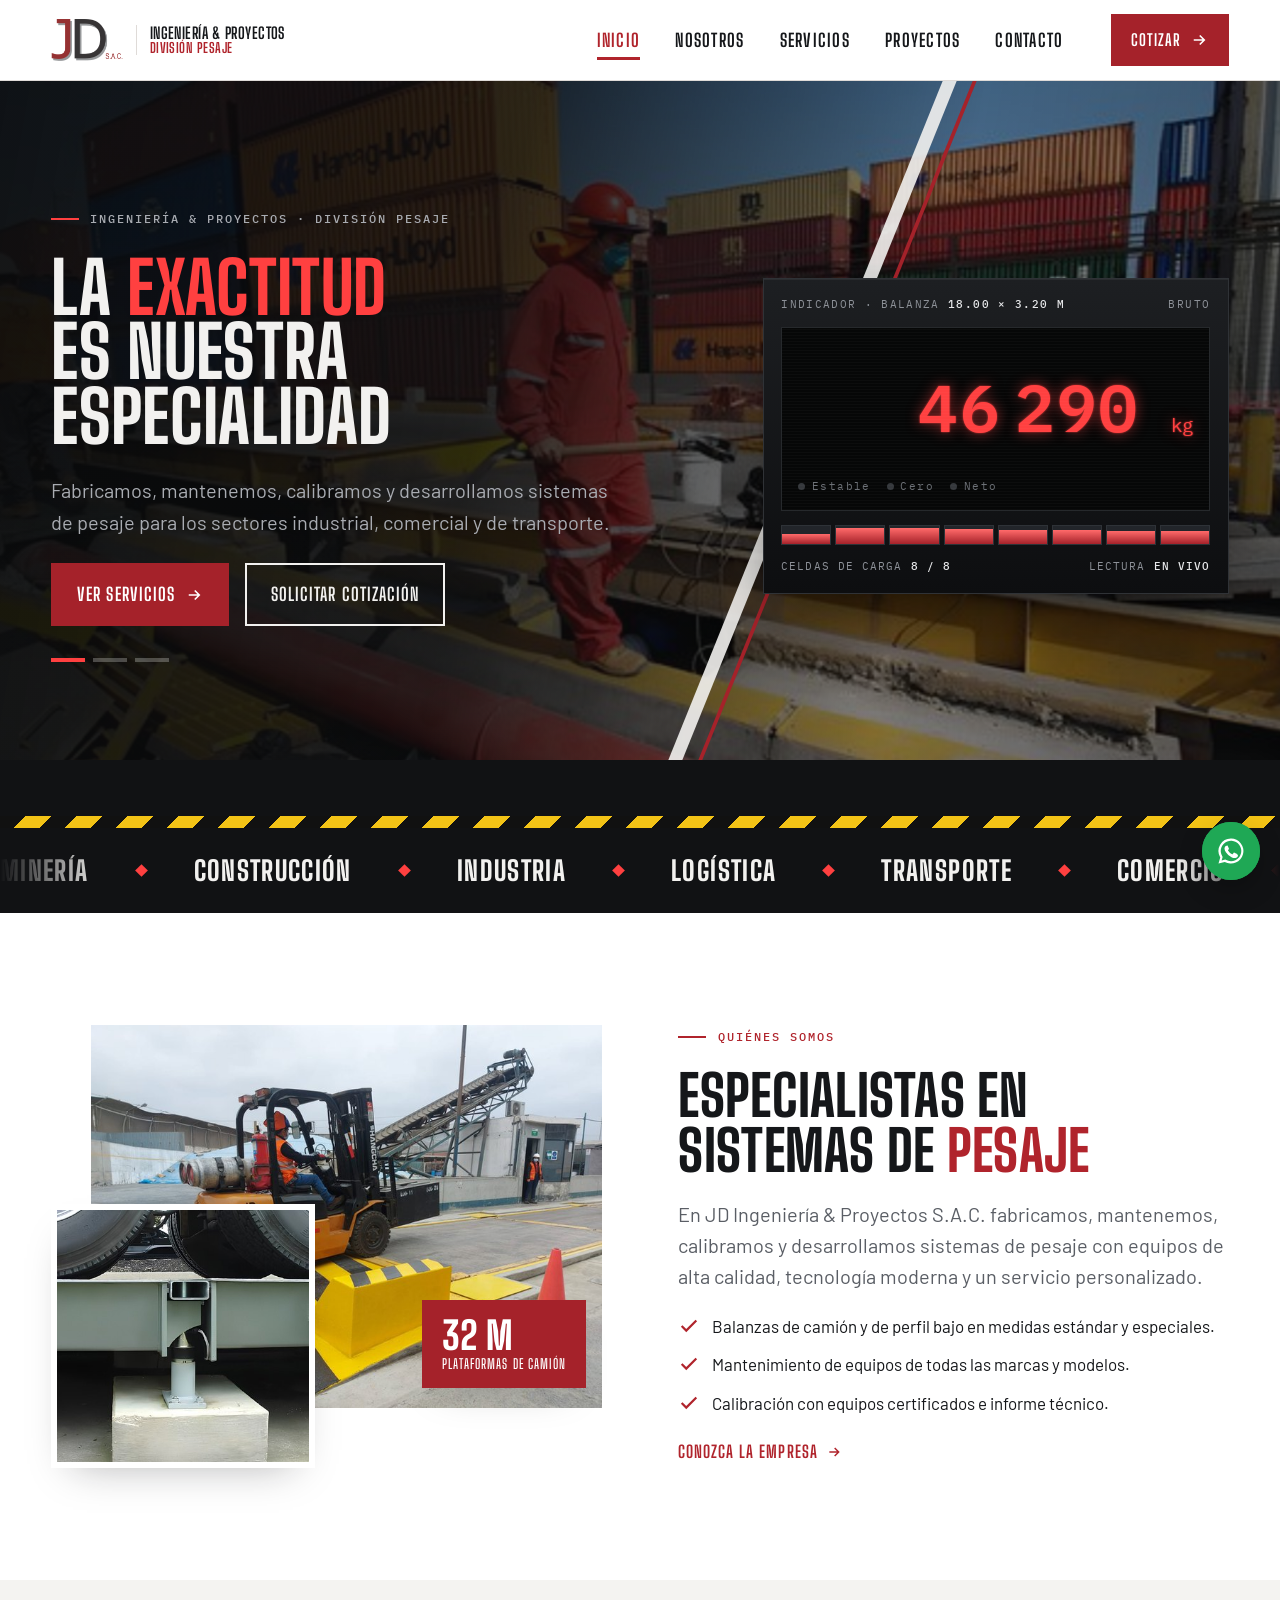
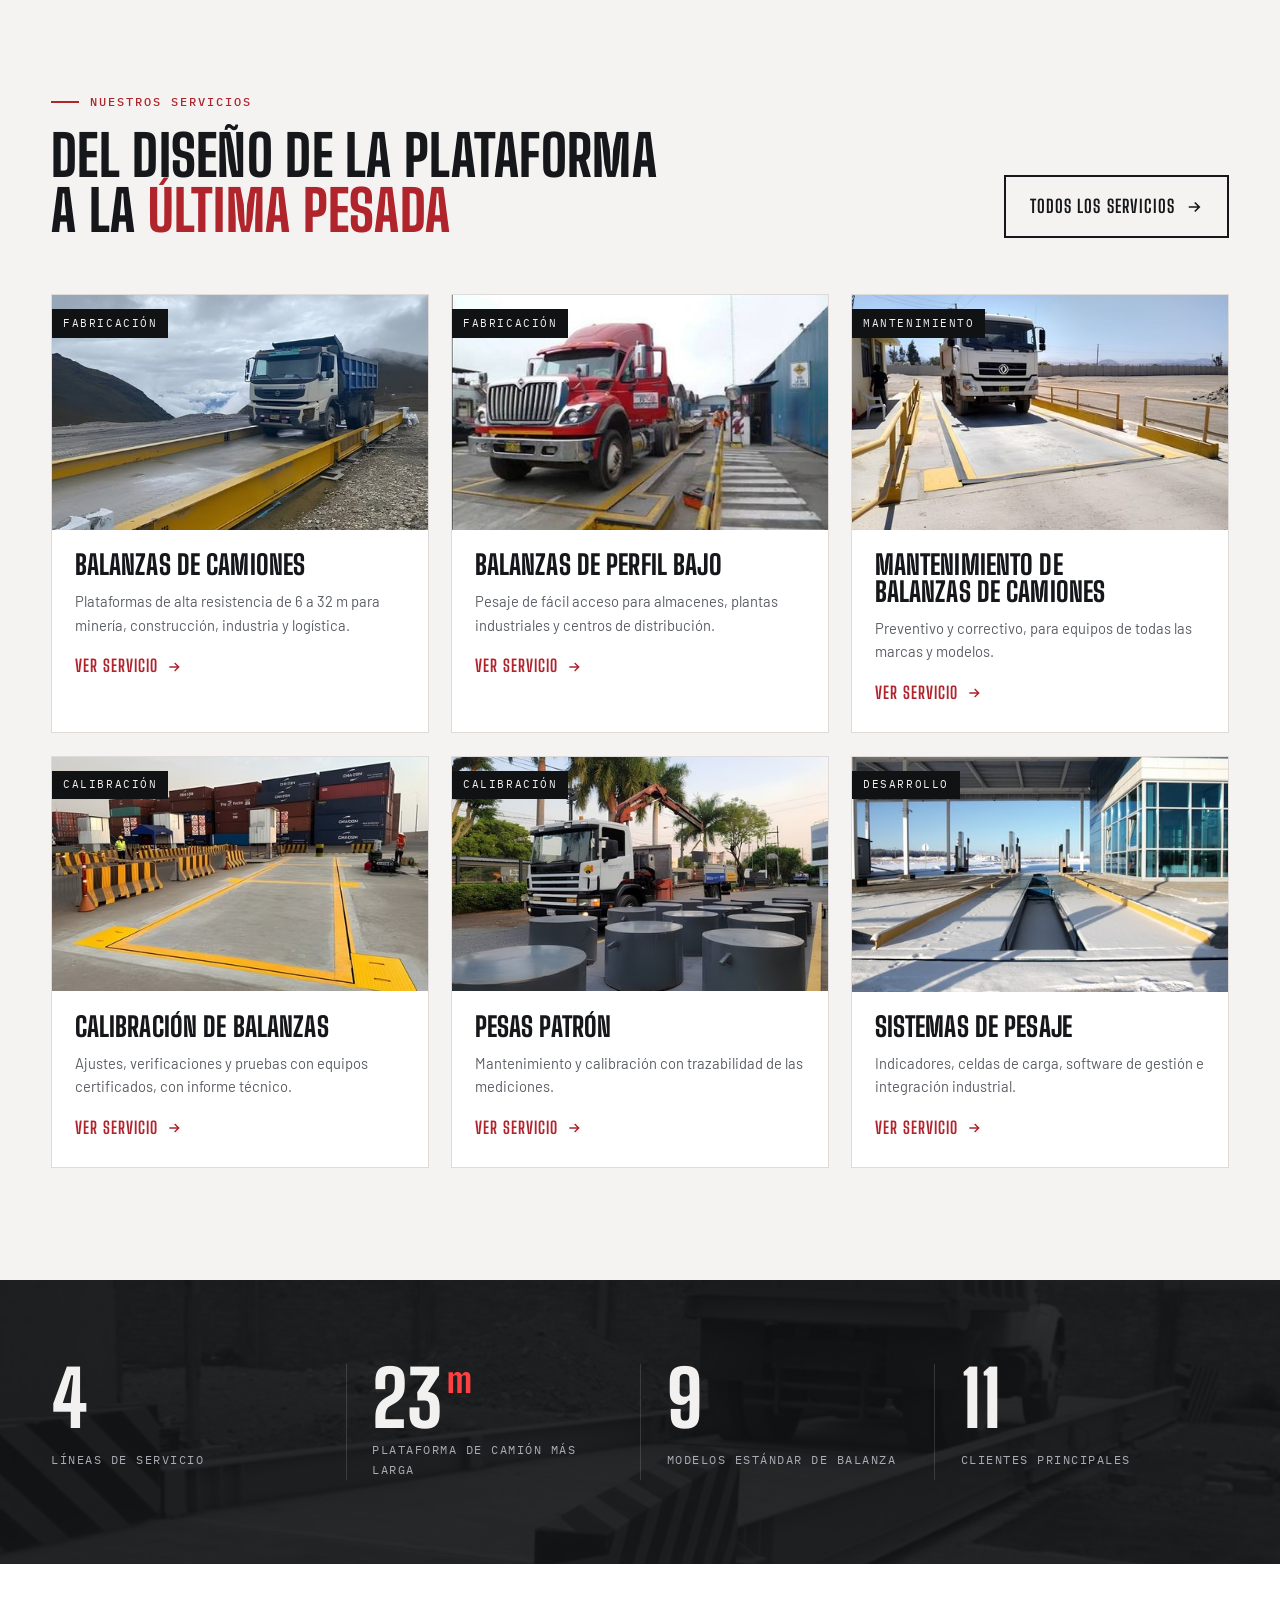
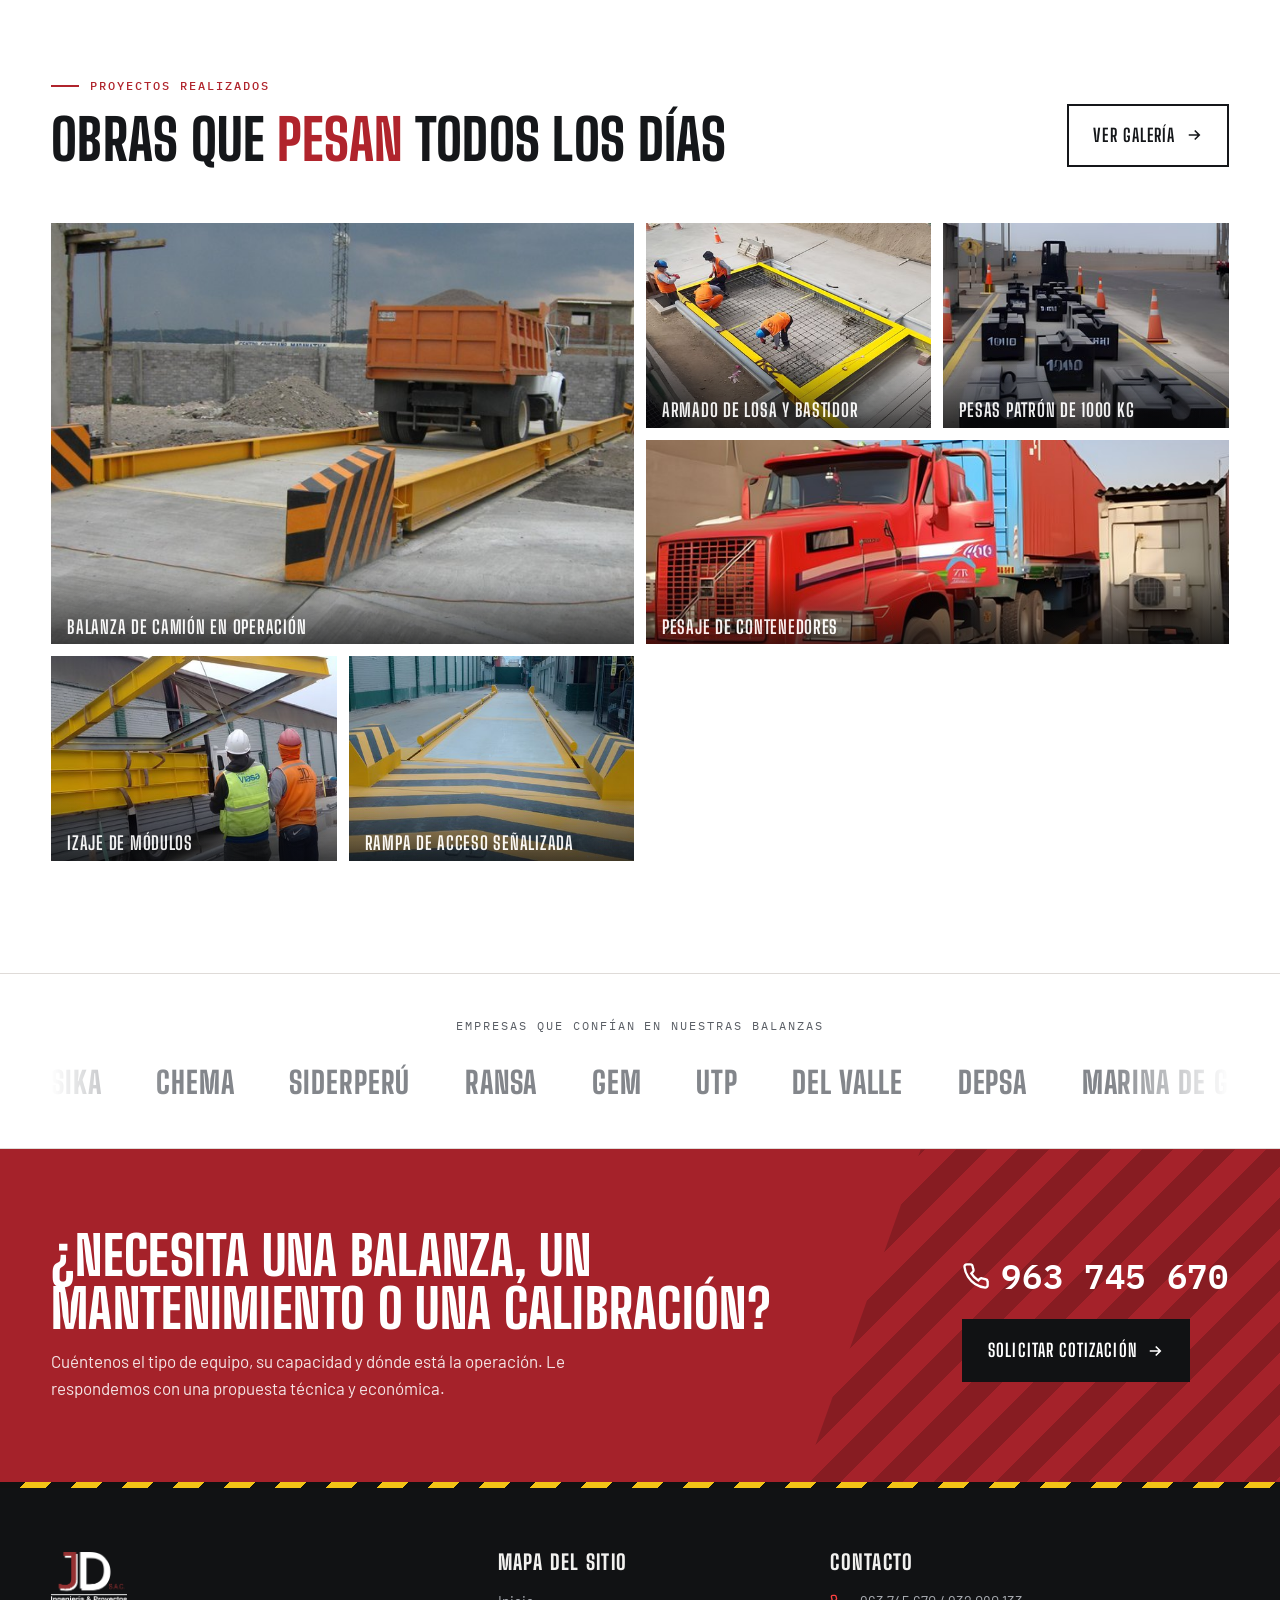
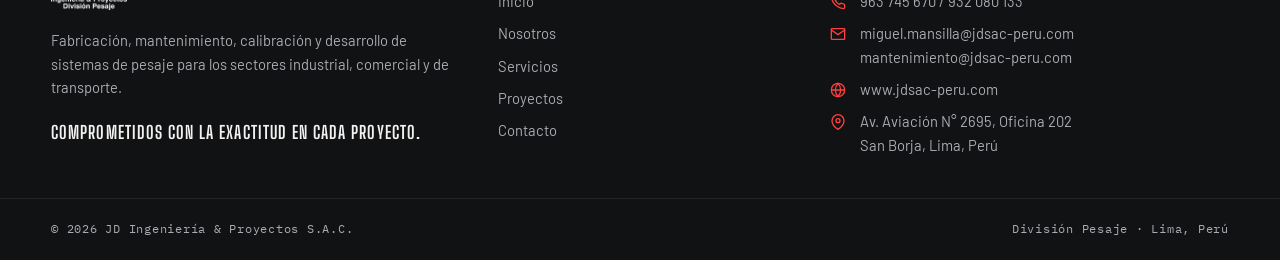
<file: index.html>
<!doctype html>
<html lang="es">
<head>
<meta charset="utf-8">
<meta name="viewport" content="width=device-width, initial-scale=1, viewport-fit=cover">
<title>JD Ingeniería &amp; Proyectos</title>
<meta name="claude:viewport-fit-sides" content="cover">
<meta name="description" content="Fabricación, mantenimiento y calibración de balanzas de camiones y sistemas de pesaje en Lima, Perú.">
<link rel="preconnect" href="https://fonts.googleapis.com"><link rel="preconnect" href="https://fonts.gstatic.com" crossorigin><link rel="stylesheet" href="https://fonts.googleapis.com/css2?family=Barlow:ital,wght@0,400;0,500;0,600;1,400&family=Big+Shoulders+Display:wght@600;700;800;900&family=IBM+Plex+Mono:wght@400;500;600&display=swap">
<link rel="stylesheet" href="assets/site.css">
</head>
<body>
<div class="progress" aria-hidden="true"></div>
<header class="header"><div class="wrap">
  <a class="brand" href="index.html" aria-label="JD Ingeniería &amp; Proyectos S.A.C. — Inicio">
    <img class="logo-l" src="img/mark.png" alt="JD S.A.C." width="282" height="165">
    <img class="logo-d" src="img/mark-white.png" alt="JD S.A.C." width="282" height="165">
    <span>Ingeniería &amp; Proyectos<small>División Pesaje</small></span>
  </a>
  <nav class="nav" aria-label="Principal"><a href="index.html" aria-current="page">Inicio</a><a href="nosotros.html">Nosotros</a><a href="servicios.html">Servicios</a><a href="proyectos.html">Proyectos</a><a href="contacto.html">Contacto</a></nav>
  <a class="btn" href="contacto.html">Cotizar <svg viewBox="0 0 24 24" fill="none" stroke="currentColor" stroke-width="2.2" aria-hidden="true"><path d="M5 12h14M13 6l6 6-6 6"/></svg></a>
  <button class="burger" type="button" aria-label="Abrir menú" aria-expanded="false" aria-controls="mnav"><span></span></button>
</div></header>
<nav class="mnav" id="mnav" aria-label="Menú móvil" aria-hidden="true"><a href="index.html" aria-current="page">Inicio</a><a href="nosotros.html">Nosotros</a><a href="servicios.html">Servicios</a><a href="proyectos.html">Proyectos</a><a href="contacto.html">Contacto</a>
  <div class="mnav-foot"><span>963 745 670 · 932 080 133</span><span>miguel.mansilla@jdsac-peru.com</span><span>Av. Aviación 2695, Of. 202 · San Borja</span></div>
</nav>
<main>
<section class="hero">
  <div class="hero-bg" aria-hidden="true"><div class="slide on" style="background-image:url(img/hero-2.jpg)"></div><div class="slide" style="background-image:url(img/hero-3.jpg)"></div><div class="slide" style="background-image:url(img/hero-1.jpg)"></div></div>
  <div class="hero-cut" aria-hidden="true"></div><div class="hero-cut b" aria-hidden="true"></div>
  <div class="wrap hero-in">
    <div class="hero-copy">
      <span class="eyebrow">Ingeniería &amp; Proyectos · División Pesaje</span>
      <h1><span class="ln"><span>La <span class="r">exactitud</span></span></span><span class="ln"><span>es nuestra</span></span><span class="ln"><span>especialidad</span></span></h1>
      <p>Fabricamos, mantenemos, calibramos y desarrollamos sistemas de pesaje para los sectores industrial, comercial y de transporte.</p>
      <div class="actions"><a class="btn" href="servicios.html">Ver servicios <svg viewBox="0 0 24 24" fill="none" stroke="currentColor" stroke-width="2.2" aria-hidden="true"><path d="M5 12h14M13 6l6 6-6 6"/></svg></a><a class="btn ghost light" href="contacto.html">Solicitar cotización</a></div>
      <div class="dots" role="group" aria-label="Cambiar imagen"><button type="button" class="on" aria-label="Imagen 1"></button><button type="button" aria-label="Imagen 2"></button><button type="button" aria-label="Imagen 3"></button></div>
    </div>
    <div class="ind" role="img" aria-label="Indicador de peso de una balanza de camión mostrando una lectura estable">
      <div class="ind-top"><span>Indicador · Balanza <b class="ind-scale">18.00 × 3.20 m</b></span><span>Bruto</span></div>
      <div class="ind-screen">
        <div class="ind-digits"><span class="val">48 260</span><span class="u">kg</span></div>
        <div class="ind-leds"><span data-led="estable" class="lit"><i></i>Estable</span><span data-led="cero"><i></i>Cero</span><span data-led="neto"><i></i>Neto</span></div>
      </div>
      <div class="ind-cells" aria-hidden="true"><i style="--h:70%"></i><i style="--h:82%"></i><i style="--h:64%"></i><i style="--h:77%"></i><i style="--h:69%"></i><i style="--h:88%"></i><i style="--h:61%"></i><i style="--h:74%"></i></div>
      <div class="ind-foot"><span>Celdas de carga <b>8 / 8</b></span><span>Lectura <b>en vivo</b></span></div>
    </div>
  </div>
</section>
<div class="band" aria-label="Sectores que atendemos"><div class="stripes" aria-hidden="true"></div><div class="band-row"><div class="band-track"><span>Minería</span><span>Construcción</span><span>Industria</span><span>Logística</span><span>Transporte</span><span>Comercio</span><span>Puertos y almacenes</span><span>Laboratorios</span></div><div class="band-track" aria-hidden="true"><span>Minería</span><span>Construcción</span><span>Industria</span><span>Logística</span><span>Transporte</span><span>Comercio</span><span>Puertos y almacenes</span><span>Laboratorios</span></div></div></div>

<section class="sec"><div class="wrap split">
  <div class="collage reveal from-l">
    <img src="img/forklift.jpg" alt="Montacargas pesando carga sobre una balanza instalada por JD" loading="lazy">
    <img class="c2" src="img/cam-celda.jpg" alt="Celda de carga bajo la plataforma de una balanza" loading="lazy">
    <div class="badge"><b>32 m</b><small>Plataformas de camión</small></div>
  </div>
  <div class="stack reveal from-r">
    <span class="eyebrow">Quiénes somos</span>
    <h2 class="h2">Especialistas en sistemas de <span class="r">pesaje</span></h2>
    <p class="lead">En JD Ingeniería &amp; Proyectos S.A.C. fabricamos, mantenemos, calibramos y desarrollamos sistemas de pesaje con equipos de alta calidad, tecnología moderna y un servicio personalizado.</p>
    <ul class="ticks">
      <li><svg viewBox="0 0 24 24" fill="none" stroke="currentColor" stroke-width="2.4" aria-hidden="true"><path d="M20 6 9 17l-5-5"/></svg><span>Balanzas de camión y de perfil bajo en medidas estándar y especiales.</span></li>
      <li><svg viewBox="0 0 24 24" fill="none" stroke="currentColor" stroke-width="2.4" aria-hidden="true"><path d="M20 6 9 17l-5-5"/></svg><span>Mantenimiento de equipos de todas las marcas y modelos.</span></li>
      <li><svg viewBox="0 0 24 24" fill="none" stroke="currentColor" stroke-width="2.4" aria-hidden="true"><path d="M20 6 9 17l-5-5"/></svg><span>Calibración con equipos certificados e informe técnico.</span></li>
    </ul>
    <div><a class="link-arrow" href="nosotros.html">Conozca la empresa <svg viewBox="0 0 24 24" fill="none" stroke="currentColor" stroke-width="2.2" aria-hidden="true"><path d="M5 12h14M13 6l6 6-6 6"/></svg></a></div>
  </div>
</div></section>

<section class="sec alt"><div class="wrap">
  <div class="sec-head split">
    <div class="stack" style="gap:1rem"><span class="eyebrow">Nuestros servicios</span><h2 class="h2">Del diseño de la plataforma a la <span class="r">última pesada</span></h2></div>
    <a class="btn ghost" href="servicios.html">Todos los servicios <svg viewBox="0 0 24 24" fill="none" stroke="currentColor" stroke-width="2.2" aria-hidden="true"><path d="M5 12h14M13 6l6 6-6 6"/></svg></a>
  </div>
  <div class="cards"><a class="card reveal" style="--d:0.00s" href="servicios.html#fabricacion-camiones">
  <div class="card-img"><img src="img/cam-mina.jpg" alt="Balanzas de camiones" loading="lazy"><span class="card-tag">Fabricación</span></div>
  <div class="card-body"><h3>Balanzas de camiones</h3><p>Plataformas de alta resistencia de 6 a 32 m para minería, construcción, industria y logística.</p><span class="link-arrow">Ver servicio <svg viewBox="0 0 24 24" fill="none" stroke="currentColor" stroke-width="2.2" aria-hidden="true"><path d="M5 12h14M13 6l6 6-6 6"/></svg></span></div></a><a class="card reveal" style="--d:0.08s" href="servicios.html#perfil-bajo">
  <div class="card-img"><img src="img/pb-camion.jpg" alt="Balanzas de perfil bajo" loading="lazy"><span class="card-tag">Fabricación</span></div>
  <div class="card-body"><h3>Balanzas de perfil bajo</h3><p>Pesaje de fácil acceso para almacenes, plantas industriales y centros de distribución.</p><span class="link-arrow">Ver servicio <svg viewBox="0 0 24 24" fill="none" stroke="currentColor" stroke-width="2.2" aria-hidden="true"><path d="M5 12h14M13 6l6 6-6 6"/></svg></span></div></a><a class="card reveal" style="--d:0.16s" href="servicios.html#mantenimiento">
  <div class="card-img"><img src="img/mant-1.jpg" alt="Mantenimiento de balanzas de camiones" loading="lazy"><span class="card-tag">Mantenimiento</span></div>
  <div class="card-body"><h3>Mantenimiento de balanzas de camiones</h3><p>Preventivo y correctivo, para equipos de todas las marcas y modelos.</p><span class="link-arrow">Ver servicio <svg viewBox="0 0 24 24" fill="none" stroke="currentColor" stroke-width="2.2" aria-hidden="true"><path d="M5 12h14M13 6l6 6-6 6"/></svg></span></div></a><a class="card reveal" style="--d:0.00s" href="servicios.html#calibracion">
  <div class="card-img"><img src="img/cal-contenedores.jpg" alt="Calibración de balanzas" loading="lazy"><span class="card-tag">Calibración</span></div>
  <div class="card-body"><h3>Calibración de balanzas</h3><p>Ajustes, verificaciones y pruebas con equipos certificados, con informe técnico.</p><span class="link-arrow">Ver servicio <svg viewBox="0 0 24 24" fill="none" stroke="currentColor" stroke-width="2.2" aria-hidden="true"><path d="M5 12h14M13 6l6 6-6 6"/></svg></span></div></a><a class="card reveal" style="--d:0.08s" href="servicios.html#pesas-patron">
  <div class="card-img"><img src="img/pesas-2.jpg" alt="Pesas patrón" loading="lazy"><span class="card-tag">Calibración</span></div>
  <div class="card-body"><h3>Pesas patrón</h3><p>Mantenimiento y calibración con trazabilidad de las mediciones.</p><span class="link-arrow">Ver servicio <svg viewBox="0 0 24 24" fill="none" stroke="currentColor" stroke-width="2.2" aria-hidden="true"><path d="M5 12h14M13 6l6 6-6 6"/></svg></span></div></a><a class="card reveal" style="--d:0.16s" href="servicios.html#sistemas">
  <div class="card-img"><img src="img/sis-1.jpg" alt="Sistemas de pesaje" loading="lazy"><span class="card-tag">Desarrollo</span></div>
  <div class="card-body"><h3>Sistemas de pesaje</h3><p>Indicadores, celdas de carga, software de gestión e integración industrial.</p><span class="link-arrow">Ver servicio <svg viewBox="0 0 24 24" fill="none" stroke="currentColor" stroke-width="2.2" aria-hidden="true"><path d="M5 12h14M13 6l6 6-6 6"/></svg></span></div></a></div>
</div></section>

<section class="stats" aria-label="JD en cifras"><div class="wrap">
  <div class="stat reveal"><b data-count="6">6</b><span>Líneas de servicio</span></div>
  <div class="stat reveal" style="--d:.08s"><b><span data-count="32">32</span><sup>m</sup></b><span>Plataforma de camión más larga</span></div>
  <div class="stat reveal" style="--d:.16s"><b data-count="12">12</b><span>Modelos estándar de balanza</span></div>
  <div class="stat reveal" style="--d:.24s"><b data-count="15">15</b><span>Clientes principales</span></div>
</div></section>

<section class="sec"><div class="wrap">
  <div class="sec-head split">
    <div class="stack" style="gap:1rem"><span class="eyebrow">Proyectos realizados</span><h2 class="h2">Obras que <span class="r">pesan</span> todos los días</h2></div>
    <a class="btn ghost" href="proyectos.html">Ver galería <svg viewBox="0 0 24 24" fill="none" stroke="currentColor" stroke-width="2.2" aria-hidden="true"><path d="M5 12h14M13 6l6 6-6 6"/></svg></a>
  </div>
  <div class="mosaic"><a class="reveal zoom" style="--d:0.00s" href="proyectos.html"><img src="img/hero-3.jpg" alt="Balanza de camión en operación" loading="lazy"><span class="cap">Balanza de camión en operación</span></a><a class="reveal zoom" style="--d:0.06s" href="proyectos.html"><img src="img/p-armado.jpg" alt="Armado de losa y bastidor" loading="lazy"><span class="cap">Armado de losa y bastidor</span></a><a class="reveal zoom" style="--d:0.12s" href="proyectos.html"><img src="img/p-pesas.jpg" alt="Pesas patrón de 1000 kg" loading="lazy"><span class="cap">Pesas patrón de 1000 kg</span></a><a class="reveal zoom" style="--d:0.18s" href="proyectos.html"><img src="img/p-volvo.jpg" alt="Pesaje de contenedores" loading="lazy"><span class="cap">Pesaje de contenedores</span></a><a class="reveal zoom" style="--d:0.24s" href="proyectos.html"><img src="img/p-izaje.jpg" alt="Izaje de módulos" loading="lazy"><span class="cap">Izaje de módulos</span></a><a class="reveal zoom" style="--d:0.30s" href="proyectos.html"><img src="img/p-rampa.jpg" alt="Rampa de acceso señalizada" loading="lazy"><span class="cap">Rampa de acceso señalizada</span></a></div>
</div></section>
<section class="clients" aria-label="Principales clientes"><div class="wrap">
  <p class="lbl">Empresas que confían en nuestras balanzas</p>
  <div class="mq"><div class="mq-track"><span>Sika</span><span>Chema</span><span>Siderperú</span><span>Ransa</span><span>GEM</span><span>UTP</span><span>Del Valle</span><span>Depsa</span><span>Marina de Guerra</span><span>Limones Piuranas</span><span>ZED Paita</span><span>Alma Perú</span><span>SLA</span><span>SAASA</span><span>Torre Blanca</span></div><div class="mq-track" aria-hidden="true"><span>Sika</span><span>Chema</span><span>Siderperú</span><span>Ransa</span><span>GEM</span><span>UTP</span><span>Del Valle</span><span>Depsa</span><span>Marina de Guerra</span><span>Limones Piuranas</span><span>ZED Paita</span><span>Alma Perú</span><span>SLA</span><span>SAASA</span><span>Torre Blanca</span></div></div>
</div></section>
<section class="cta"><div class="wrap">
  <div class="reveal from-l"><h2>¿Necesita una balanza, un mantenimiento o una calibración?</h2><p>Cuéntenos el tipo de equipo, su capacidad y dónde está la operación. Le respondemos con una propuesta técnica y económica.</p></div>
  <div class="cta-side reveal from-r" style="--d:.1s">
    <a class="cta-phone" href="tel:+51963745670"><svg viewBox="0 0 24 24" fill="none" stroke="currentColor" stroke-width="2" aria-hidden="true"><path d="M22 16.9v3a2 2 0 0 1-2.2 2 19.8 19.8 0 0 1-8.6-3.1 19.5 19.5 0 0 1-6-6A19.8 19.8 0 0 1 2.1 4.2 2 2 0 0 1 4.1 2h3a2 2 0 0 1 2 1.7c.1.9.4 1.8.7 2.7a2 2 0 0 1-.5 2.1L8 9.8a16 16 0 0 0 6 6l1.3-1.3a2 2 0 0 1 2.1-.4c.9.3 1.8.6 2.7.7a2 2 0 0 1 1.7 2z"/></svg>963 745 670</a>
    <a class="btn" href="contacto.html">Solicitar cotización <svg viewBox="0 0 24 24" fill="none" stroke="currentColor" stroke-width="2.2" aria-hidden="true"><path d="M5 12h14M13 6l6 6-6 6"/></svg></a>
  </div>
</div></section>
</main>
<footer class="footer">
<div class="stripes" aria-hidden="true"></div>
<div class="wrap">
  <div>
    <img src="img/logo-white.png" alt="JD Ingeniería &amp; Proyectos S.A.C. — División Pesaje" width="320" height="246">
    <p>Fabricación, mantenimiento, calibración y desarrollo de sistemas de pesaje para los sectores industrial, comercial y de transporte.</p>
    <p class="slogan">Comprometidos con la exactitud en cada proyecto.</p>
  </div>
  <div>
    <h4>Mapa del sitio</h4>
    <ul><li><a href="index.html">Inicio</a></li><li><a href="nosotros.html">Nosotros</a></li><li><a href="servicios.html">Servicios</a></li><li><a href="proyectos.html">Proyectos</a></li><li><a href="contacto.html">Contacto</a></li></ul>
  </div>
  <div>
    <h4>Contacto</h4>
    <ul class="ci">
      <li><svg viewBox="0 0 24 24" fill="none" stroke="currentColor" stroke-width="2" aria-hidden="true"><path d="M22 16.9v3a2 2 0 0 1-2.2 2 19.8 19.8 0 0 1-8.6-3.1 19.5 19.5 0 0 1-6-6A19.8 19.8 0 0 1 2.1 4.2 2 2 0 0 1 4.1 2h3a2 2 0 0 1 2 1.7c.1.9.4 1.8.7 2.7a2 2 0 0 1-.5 2.1L8 9.8a16 16 0 0 0 6 6l1.3-1.3a2 2 0 0 1 2.1-.4c.9.3 1.8.6 2.7.7a2 2 0 0 1 1.7 2z"/></svg><span><a href="tel:+51963745670">963 745 670</a> / <a href="tel:+51932080133">932 080 133</a></span></li>
      <li><svg viewBox="0 0 24 24" fill="none" stroke="currentColor" stroke-width="2" aria-hidden="true"><rect x="2" y="4" width="20" height="16" rx="1"/><path d="m22 6-10 7L2 6"/></svg><span><a href="mailto:miguel.mansilla@jdsac-peru.com">miguel.mansilla@jdsac-peru.com</a><br><a href="mailto:mantenimiento@jdsac-peru.com">mantenimiento@jdsac-peru.com</a></span></li>
      <li><svg viewBox="0 0 24 24" fill="none" stroke="currentColor" stroke-width="2" aria-hidden="true"><circle cx="12" cy="12" r="10"/><path d="M2 12h20M12 2a15.3 15.3 0 0 1 4 10 15.3 15.3 0 0 1-4 10 15.3 15.3 0 0 1-4-10 15.3 15.3 0 0 1 4-10z"/></svg><a href="https://www.jdsac-peru.com" target="_blank" rel="noopener">www.jdsac-peru.com</a></li>
      <li><svg viewBox="0 0 24 24" fill="none" stroke="currentColor" stroke-width="2" aria-hidden="true"><path d="M21 10c0 7-9 13-9 13S3 17 3 10a9 9 0 0 1 18 0z"/><circle cx="12" cy="10" r="3"/></svg><span>Av. Aviación N° 2695, Oficina 202<br>San Borja, Lima, Perú</span></li>
    </ul>
  </div>
</div>
<div class="foot-bottom"><div class="wrap"><span>© 2026 JD Ingeniería &amp; Proyectos S.A.C.</span><span>División Pesaje · Lima, Perú</span></div></div>
</footer>
<a class="wa" href="https://wa.me/51963745670?text=Hola%20JD%20Ingenier%C3%ADa%20%26%20Proyectos%2C%20quisiera%20informaci%C3%B3n." target="_blank" rel="noopener" aria-label="Escribir por WhatsApp al 963 745 670"><svg viewBox="0 0 24 24" fill="currentColor" aria-hidden="true"><path d="M12 2a10 10 0 0 0-8.6 15.1L2 22l5-1.3A10 10 0 1 0 12 2zm0 18.2a8.2 8.2 0 0 1-4.2-1.2l-.3-.2-3 .8.8-2.9-.2-.3A8.2 8.2 0 1 1 12 20.2zm4.5-6.1c-.2-.1-1.5-.7-1.7-.8s-.4-.1-.6.1-.7.8-.8 1-.3.2-.5.1a6.7 6.7 0 0 1-3.3-2.9c-.3-.4.3-.4.7-1.3.1-.2 0-.3 0-.4l-.8-1.8c-.2-.5-.4-.4-.6-.4h-.5a1 1 0 0 0-.7.3 3 3 0 0 0-.9 2.2 5.2 5.2 0 0 0 1.1 2.7 11.8 11.8 0 0 0 4.5 4c1.7.7 2.3.8 3.2.6a2.7 2.7 0 0 0 1.8-1.2 2.2 2.2 0 0 0 .1-1.3c0-.1-.2-.2-.5-.3z"/></svg></a>
<script src="assets/site.js"></script>
</body>
</html>
</file>
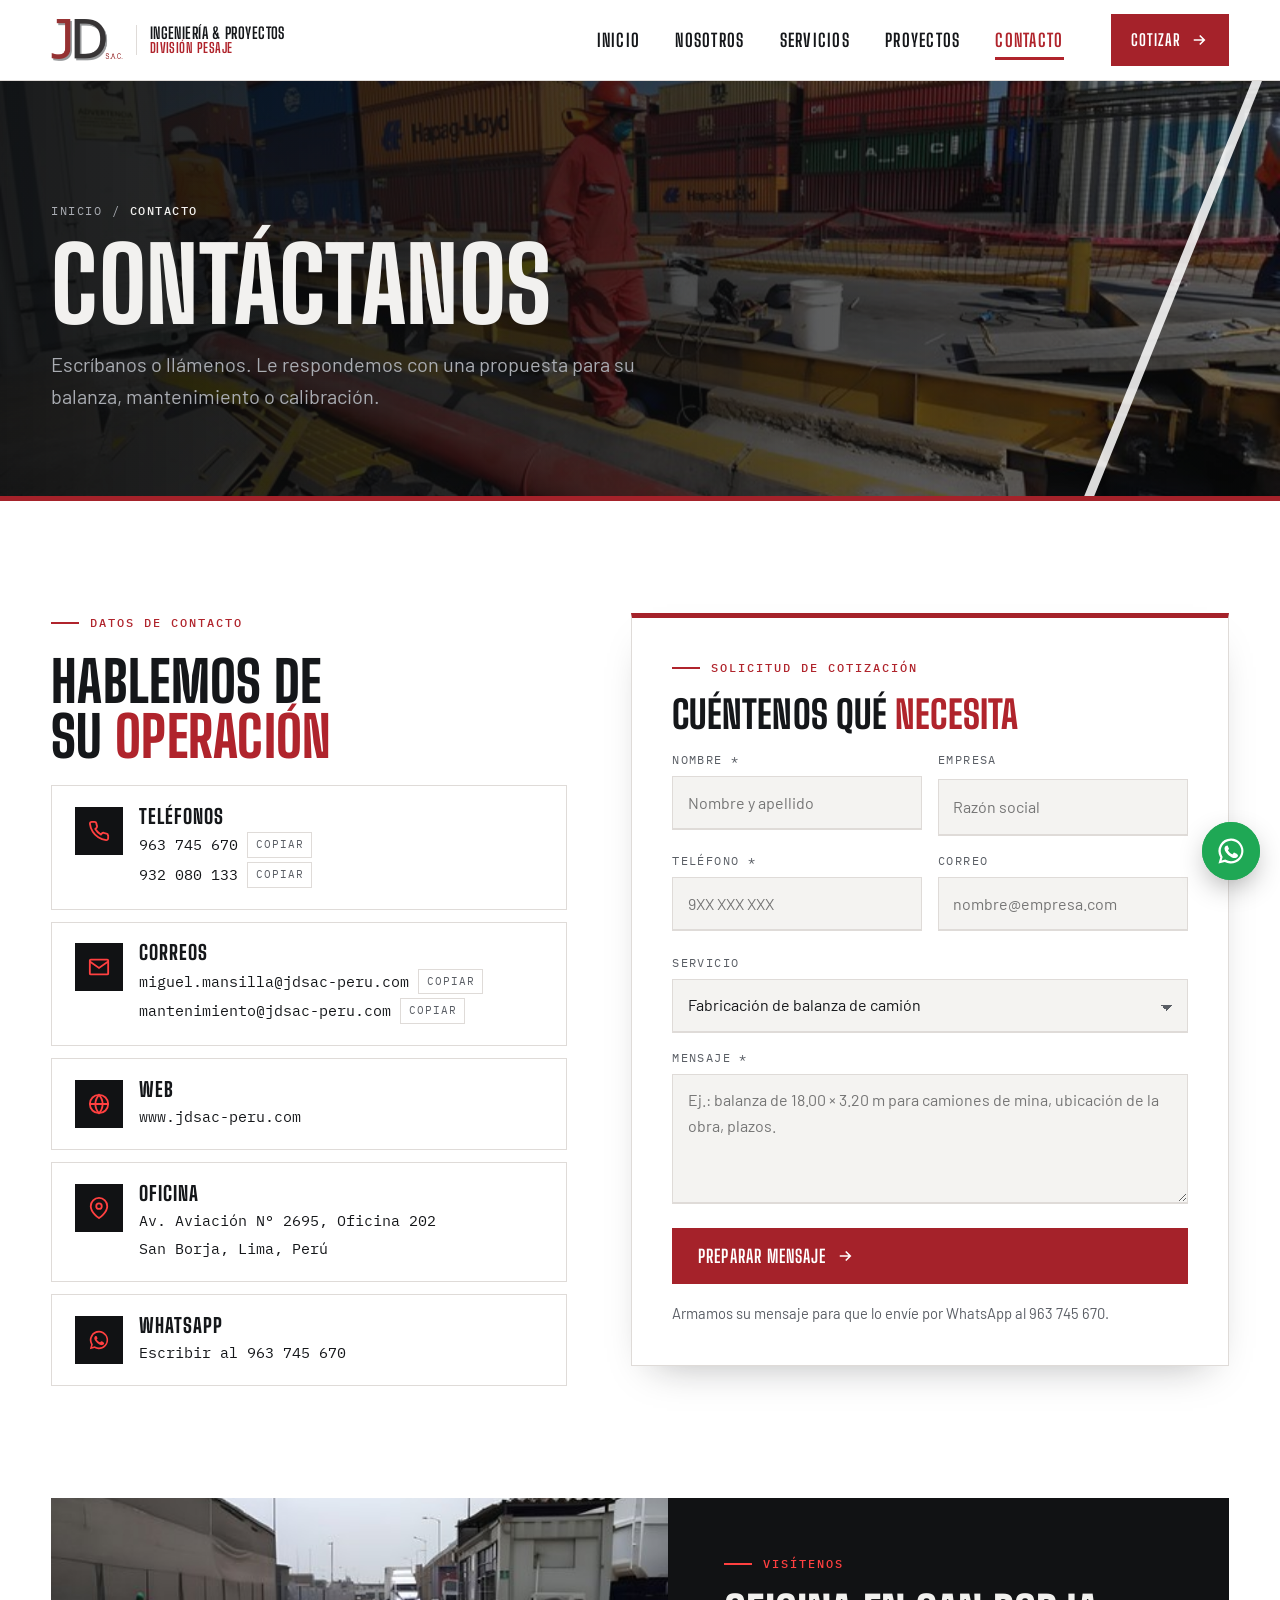
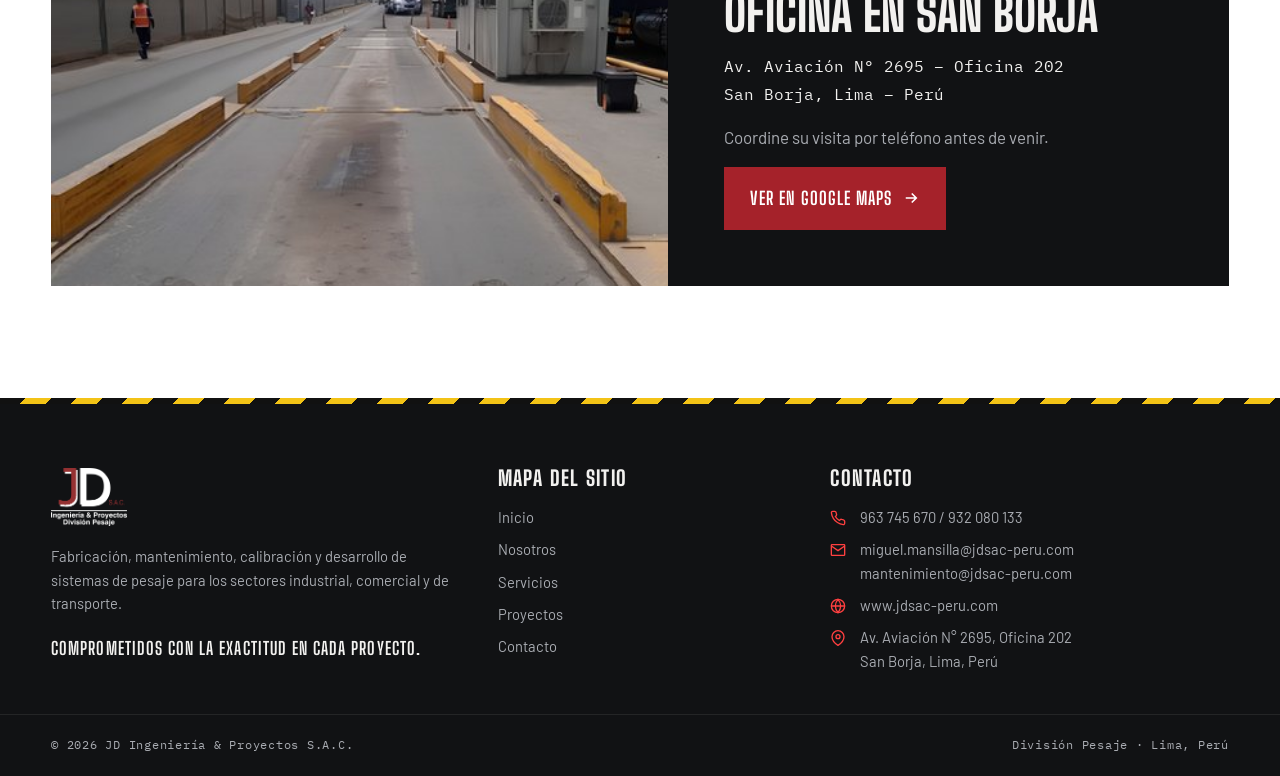
<file: contacto.html>
<!doctype html>
<html lang="es">
<head>
<meta charset="utf-8">
<meta name="viewport" content="width=device-width, initial-scale=1, viewport-fit=cover">
<title>Contacto · JD Ingeniería &amp; Proyectos</title>
<meta name="claude:viewport-fit-sides" content="cover">
<meta name="description" content="Teléfonos, correos y oficina de JD Ingeniería & Proyectos S.A.C. en San Borja, Lima.">
<link rel="preconnect" href="https://fonts.googleapis.com"><link rel="preconnect" href="https://fonts.gstatic.com" crossorigin><link rel="stylesheet" href="https://fonts.googleapis.com/css2?family=Barlow:ital,wght@0,400;0,500;0,600;1,400&family=Big+Shoulders+Display:wght@600;700;800;900&family=IBM+Plex+Mono:wght@400;500;600&display=swap">
<link rel="stylesheet" href="assets/site.css">
</head>
<body>
<div class="progress" aria-hidden="true"></div>
<header class="header"><div class="wrap">
  <a class="brand" href="index.html" aria-label="JD Ingeniería &amp; Proyectos S.A.C. — Inicio">
    <img class="logo-l" src="img/mark.png" alt="JD S.A.C." width="282" height="165">
    <img class="logo-d" src="img/mark-white.png" alt="JD S.A.C." width="282" height="165">
    <span>Ingeniería &amp; Proyectos<small>División Pesaje</small></span>
  </a>
  <nav class="nav" aria-label="Principal"><a href="index.html">Inicio</a><a href="nosotros.html">Nosotros</a><a href="servicios.html">Servicios</a><a href="proyectos.html">Proyectos</a><a href="contacto.html" aria-current="page">Contacto</a></nav>
  <a class="btn" href="contacto.html">Cotizar <svg viewBox="0 0 24 24" fill="none" stroke="currentColor" stroke-width="2.2" aria-hidden="true"><path d="M5 12h14M13 6l6 6-6 6"/></svg></a>
  <button class="burger" type="button" aria-label="Abrir menú" aria-expanded="false" aria-controls="mnav"><span></span></button>
</div></header>
<nav class="mnav" id="mnav" aria-label="Menú móvil" aria-hidden="true"><a href="index.html">Inicio</a><a href="nosotros.html">Nosotros</a><a href="servicios.html">Servicios</a><a href="proyectos.html">Proyectos</a><a href="contacto.html" aria-current="page">Contacto</a>
  <div class="mnav-foot"><span>963 745 670 · 932 080 133</span><span>miguel.mansilla@jdsac-peru.com</span><span>Av. Aviación 2695, Of. 202 · San Borja</span></div>
</nav>
<main>
<section class="ph"><div class="ph-bg" data-parallax style="background-image:url(img/hero-2.jpg)"></div><div class="wrap">
  <div class="crumbs"><a href="index.html">Inicio</a><span>/</span><b>Contacto</b></div>
  <h1><span>Contáctanos</span> </h1>
  <p>Escríbanos o llámenos. Le respondemos con una propuesta para su balanza, mantenimiento o calibración.</p>
</div></section>
<section class="sec"><div class="wrap contact">
  <div class="stack">
    <span class="eyebrow reveal">Datos de contacto</span>
    <h2 class="h2 reveal">Hablemos de su <span class="r">operación</span></h2>
    <div class="cinfo">
      <div class="ccard reveal from-l"><div class="ic"><svg viewBox="0 0 24 24" fill="none" stroke="currentColor" stroke-width="2" aria-hidden="true"><path d="M22 16.9v3a2 2 0 0 1-2.2 2 19.8 19.8 0 0 1-8.6-3.1 19.5 19.5 0 0 1-6-6A19.8 19.8 0 0 1 2.1 4.2 2 2 0 0 1 4.1 2h3a2 2 0 0 1 2 1.7c.1.9.4 1.8.7 2.7a2 2 0 0 1-.5 2.1L8 9.8a16 16 0 0 0 6 6l1.3-1.3a2 2 0 0 1 2.1-.4c.9.3 1.8.6 2.7.7a2 2 0 0 1 1.7 2z"/></svg></div><div><h3>Teléfonos</h3>
        <div class="row"><a href="tel:+51963745670">963 745 670</a><button type="button" class="copy" data-copy="963745670">Copiar</button></div>
        <div class="row"><a href="tel:+51932080133">932 080 133</a><button type="button" class="copy" data-copy="932080133">Copiar</button></div></div></div>
      <div class="ccard reveal from-l" style="--d:.06s"><div class="ic"><svg viewBox="0 0 24 24" fill="none" stroke="currentColor" stroke-width="2" aria-hidden="true"><rect x="2" y="4" width="20" height="16" rx="1"/><path d="m22 6-10 7L2 6"/></svg></div><div><h3>Correos</h3>
        <div class="row"><a href="mailto:miguel.mansilla@jdsac-peru.com">miguel.mansilla@jdsac-peru.com</a><button type="button" class="copy" data-copy="miguel.mansilla@jdsac-peru.com">Copiar</button></div>
        <div class="row"><a href="mailto:mantenimiento@jdsac-peru.com">mantenimiento@jdsac-peru.com</a><button type="button" class="copy" data-copy="mantenimiento@jdsac-peru.com">Copiar</button></div></div></div>
      <div class="ccard reveal from-l" style="--d:.12s"><div class="ic"><svg viewBox="0 0 24 24" fill="none" stroke="currentColor" stroke-width="2" aria-hidden="true"><circle cx="12" cy="12" r="10"/><path d="M2 12h20M12 2a15.3 15.3 0 0 1 4 10 15.3 15.3 0 0 1-4 10 15.3 15.3 0 0 1-4-10 15.3 15.3 0 0 1 4-10z"/></svg></div><div><h3>Web</h3><div class="row"><a href="https://www.jdsac-peru.com" target="_blank" rel="noopener">www.jdsac-peru.com</a></div></div></div>
      <div class="ccard reveal from-l" style="--d:.18s"><div class="ic"><svg viewBox="0 0 24 24" fill="none" stroke="currentColor" stroke-width="2" aria-hidden="true"><path d="M21 10c0 7-9 13-9 13S3 17 3 10a9 9 0 0 1 18 0z"/><circle cx="12" cy="10" r="3"/></svg></div><div><h3>Oficina</h3><div class="row">Av. Aviación N° 2695, Oficina 202</div><div class="row">San Borja, Lima, Perú</div></div></div>
      <div class="ccard reveal from-l" style="--d:.24s"><div class="ic"><svg viewBox="0 0 24 24" fill="currentColor" aria-hidden="true"><path d="M12 2a10 10 0 0 0-8.6 15.1L2 22l5-1.3A10 10 0 1 0 12 2zm0 18.2a8.2 8.2 0 0 1-4.2-1.2l-.3-.2-3 .8.8-2.9-.2-.3A8.2 8.2 0 1 1 12 20.2zm4.5-6.1c-.2-.1-1.5-.7-1.7-.8s-.4-.1-.6.1-.7.8-.8 1-.3.2-.5.1a6.7 6.7 0 0 1-3.3-2.9c-.3-.4.3-.4.7-1.3.1-.2 0-.3 0-.4l-.8-1.8c-.2-.5-.4-.4-.6-.4h-.5a1 1 0 0 0-.7.3 3 3 0 0 0-.9 2.2 5.2 5.2 0 0 0 1.1 2.7 11.8 11.8 0 0 0 4.5 4c1.7.7 2.3.8 3.2.6a2.7 2.7 0 0 0 1.8-1.2 2.2 2.2 0 0 0 .1-1.3c0-.1-.2-.2-.5-.3z"/></svg></div><div><h3>WhatsApp</h3><div class="row"><a href="https://wa.me/51963745670" target="_blank" rel="noopener">Escribir al 963 745 670</a></div></div></div>
    </div>
  </div>
  <form class="form reveal from-r" id="cform" novalidate>
    <span class="eyebrow">Solicitud de cotización</span>
    <h2>Cuéntenos qué <span class="r">necesita</span></h2>
    <div class="fgrid">
      <div class="field"><label for="nombre">Nombre *</label><input id="nombre" name="nombre" autocomplete="name" placeholder="Nombre y apellido"><span class="msg" aria-live="polite"></span></div>
      <div class="field"><label for="empresa">Empresa</label><input id="empresa" name="empresa" autocomplete="organization" placeholder="Razón social"></div>
      <div class="field"><label for="telefono">Teléfono *</label><input id="telefono" name="telefono" type="tel" autocomplete="tel" placeholder="9XX XXX XXX"><span class="msg" aria-live="polite"></span></div>
      <div class="field"><label for="correo">Correo</label><input id="correo" name="correo" type="email" autocomplete="email" placeholder="nombre@empresa.com"><span class="msg" aria-live="polite"></span></div>
      <div class="field full"><label for="servicio">Servicio</label><select id="servicio" name="servicio"><option>Fabricación de balanza de camión</option><option>Fabricación de balanza de perfil bajo</option><option>Mantenimiento de balanza de camión</option><option>Calibración de balanzas</option><option>Pesas patrón</option><option>Desarrollo de sistema de pesaje</option><option>Otro</option></select></div>
      <div class="field full"><label for="mensaje">Mensaje *</label><textarea id="mensaje" name="mensaje" placeholder="Ej.: balanza de 18.00 × 3.20 m para camiones de mina, ubicación de la obra, plazos."></textarea><span class="msg" aria-live="polite"></span></div>
    </div>
    <button class="btn" type="submit">Preparar mensaje <svg viewBox="0 0 24 24" fill="none" stroke="currentColor" stroke-width="2.2" aria-hidden="true"><path d="M5 12h14M13 6l6 6-6 6"/></svg></button>
    <p class="form-note">Armamos su mensaje para que lo envíe por WhatsApp al 963 745 670.</p>
    <div class="result" id="cresult" hidden>
      <h3>Su mensaje está listo</h3>
      <p class="form-note">Ábralo en WhatsApp y presione enviar. Si prefiere correo, cópielo y envíelo a miguel.mansilla@jdsac-peru.com.</p>
      <pre id="msg-preview" style="white-space:pre-wrap;font-family:var(--mono);font-size:.8rem;margin:0;color:var(--muted)"></pre>
      <div class="acts"><a class="btn wa-btn" id="wa-link" href="https://wa.me/51963745670" target="_blank" rel="noopener">Abrir WhatsApp <svg viewBox="0 0 24 24" fill="none" stroke="currentColor" stroke-width="2.2" aria-hidden="true"><path d="M5 12h14M13 6l6 6-6 6"/></svg></a><button type="button" class="btn ghost" id="copy-msg" data-copy="">Copiar mensaje</button></div>
    </div>
  </form>
</div></section>
<section class="sec alt" style="padding-top:0;background:transparent"><div class="wrap">
  <div class="visit reveal zoom">
    <div class="visit-img"><img src="img/p-via.jpg" alt="Balanza de camión instalada por JD" loading="lazy"></div>
    <div class="visit-txt">
      <span class="eyebrow" style="color:var(--led)">Visítenos</span>
      <h2>Oficina en San Borja</h2>
      <address>Av. Aviación N° 2695 – Oficina 202<br>San Borja, Lima – Perú</address>
      <p>Coordine su visita por teléfono antes de venir.</p>
      <div><a class="btn" href="https://www.google.com/maps/search/?api=1&amp;query=Av.+Aviaci%C3%B3n+2695+San+Borja+Lima+Peru" target="_blank" rel="noopener">Ver en Google Maps <svg viewBox="0 0 24 24" fill="none" stroke="currentColor" stroke-width="2.2" aria-hidden="true"><path d="M5 12h14M13 6l6 6-6 6"/></svg></a></div>
    </div>
  </div>
</div></section>
</main>
<footer class="footer">
<div class="stripes" aria-hidden="true"></div>
<div class="wrap">
  <div>
    <img src="img/logo-white.png" alt="JD Ingeniería &amp; Proyectos S.A.C. — División Pesaje" width="320" height="246">
    <p>Fabricación, mantenimiento, calibración y desarrollo de sistemas de pesaje para los sectores industrial, comercial y de transporte.</p>
    <p class="slogan">Comprometidos con la exactitud en cada proyecto.</p>
  </div>
  <div>
    <h4>Mapa del sitio</h4>
    <ul><li><a href="index.html">Inicio</a></li><li><a href="nosotros.html">Nosotros</a></li><li><a href="servicios.html">Servicios</a></li><li><a href="proyectos.html">Proyectos</a></li><li><a href="contacto.html">Contacto</a></li></ul>
  </div>
  <div>
    <h4>Contacto</h4>
    <ul class="ci">
      <li><svg viewBox="0 0 24 24" fill="none" stroke="currentColor" stroke-width="2" aria-hidden="true"><path d="M22 16.9v3a2 2 0 0 1-2.2 2 19.8 19.8 0 0 1-8.6-3.1 19.5 19.5 0 0 1-6-6A19.8 19.8 0 0 1 2.1 4.2 2 2 0 0 1 4.1 2h3a2 2 0 0 1 2 1.7c.1.9.4 1.8.7 2.7a2 2 0 0 1-.5 2.1L8 9.8a16 16 0 0 0 6 6l1.3-1.3a2 2 0 0 1 2.1-.4c.9.3 1.8.6 2.7.7a2 2 0 0 1 1.7 2z"/></svg><span><a href="tel:+51963745670">963 745 670</a> / <a href="tel:+51932080133">932 080 133</a></span></li>
      <li><svg viewBox="0 0 24 24" fill="none" stroke="currentColor" stroke-width="2" aria-hidden="true"><rect x="2" y="4" width="20" height="16" rx="1"/><path d="m22 6-10 7L2 6"/></svg><span><a href="mailto:miguel.mansilla@jdsac-peru.com">miguel.mansilla@jdsac-peru.com</a><br><a href="mailto:mantenimiento@jdsac-peru.com">mantenimiento@jdsac-peru.com</a></span></li>
      <li><svg viewBox="0 0 24 24" fill="none" stroke="currentColor" stroke-width="2" aria-hidden="true"><circle cx="12" cy="12" r="10"/><path d="M2 12h20M12 2a15.3 15.3 0 0 1 4 10 15.3 15.3 0 0 1-4 10 15.3 15.3 0 0 1-4-10 15.3 15.3 0 0 1 4-10z"/></svg><a href="https://www.jdsac-peru.com" target="_blank" rel="noopener">www.jdsac-peru.com</a></li>
      <li><svg viewBox="0 0 24 24" fill="none" stroke="currentColor" stroke-width="2" aria-hidden="true"><path d="M21 10c0 7-9 13-9 13S3 17 3 10a9 9 0 0 1 18 0z"/><circle cx="12" cy="10" r="3"/></svg><span>Av. Aviación N° 2695, Oficina 202<br>San Borja, Lima, Perú</span></li>
    </ul>
  </div>
</div>
<div class="foot-bottom"><div class="wrap"><span>© 2026 JD Ingeniería &amp; Proyectos S.A.C.</span><span>División Pesaje · Lima, Perú</span></div></div>
</footer>
<a class="wa" href="https://wa.me/51963745670?text=Hola%20JD%20Ingenier%C3%ADa%20%26%20Proyectos%2C%20quisiera%20informaci%C3%B3n." target="_blank" rel="noopener" aria-label="Escribir por WhatsApp al 963 745 670"><svg viewBox="0 0 24 24" fill="currentColor" aria-hidden="true"><path d="M12 2a10 10 0 0 0-8.6 15.1L2 22l5-1.3A10 10 0 1 0 12 2zm0 18.2a8.2 8.2 0 0 1-4.2-1.2l-.3-.2-3 .8.8-2.9-.2-.3A8.2 8.2 0 1 1 12 20.2zm4.5-6.1c-.2-.1-1.5-.7-1.7-.8s-.4-.1-.6.1-.7.8-.8 1-.3.2-.5.1a6.7 6.7 0 0 1-3.3-2.9c-.3-.4.3-.4.7-1.3.1-.2 0-.3 0-.4l-.8-1.8c-.2-.5-.4-.4-.6-.4h-.5a1 1 0 0 0-.7.3 3 3 0 0 0-.9 2.2 5.2 5.2 0 0 0 1.1 2.7 11.8 11.8 0 0 0 4.5 4c1.7.7 2.3.8 3.2.6a2.7 2.7 0 0 0 1.8-1.2 2.2 2.2 0 0 0 .1-1.3c0-.1-.2-.2-.5-.3z"/></svg></a>
<script src="assets/site.js"></script>
</body>
</html>
</file>
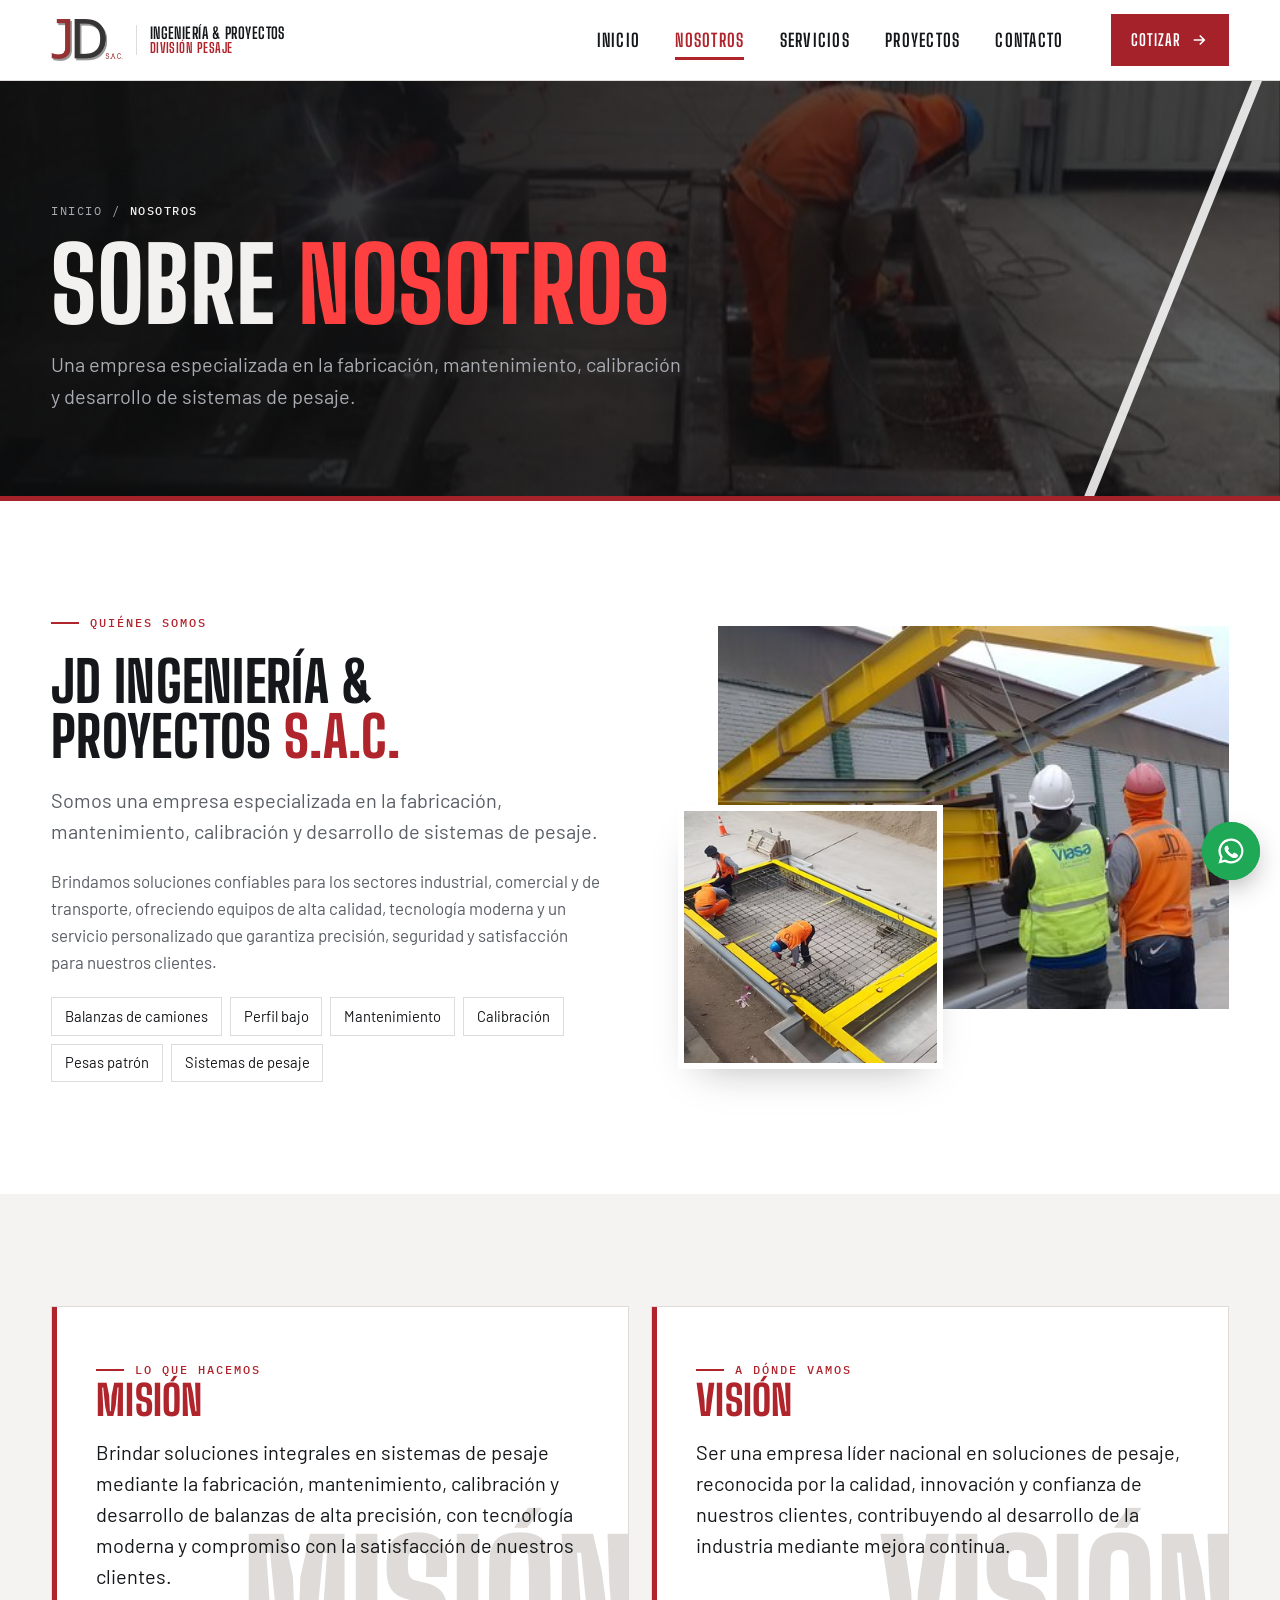
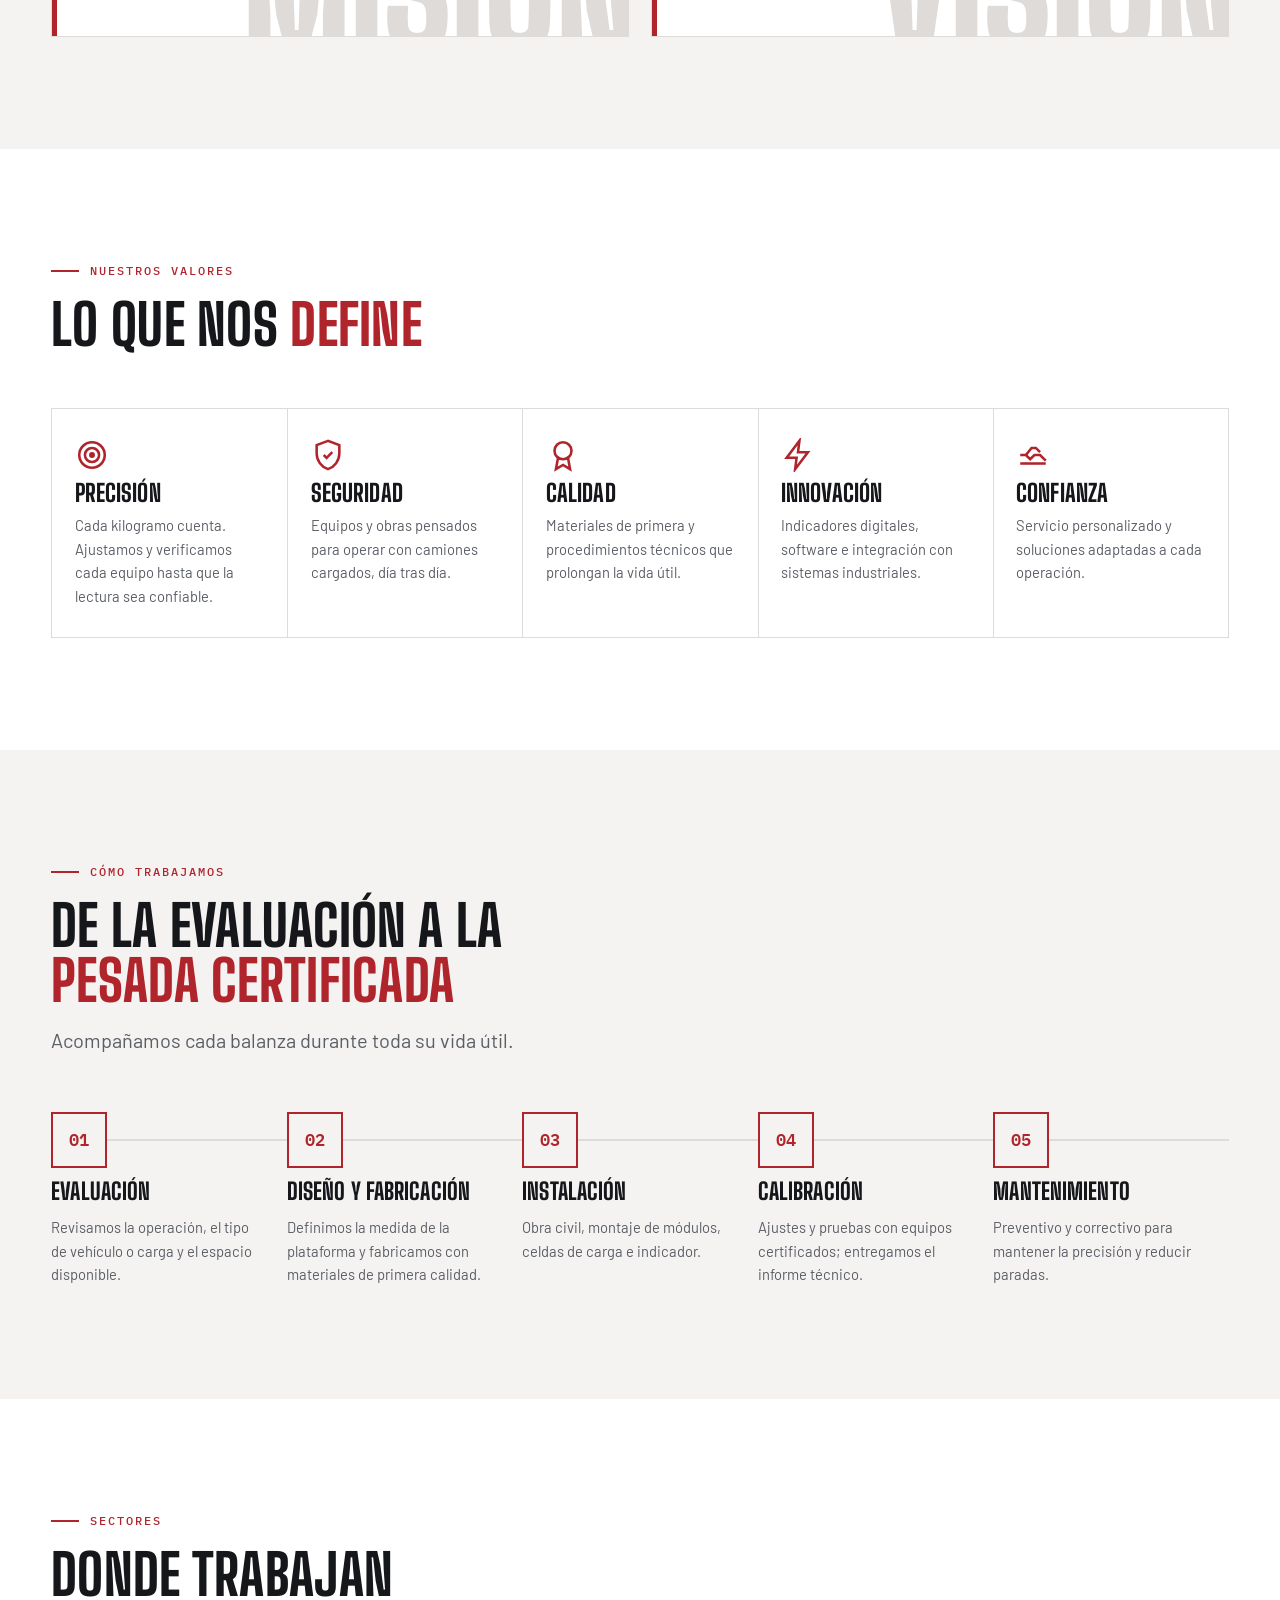
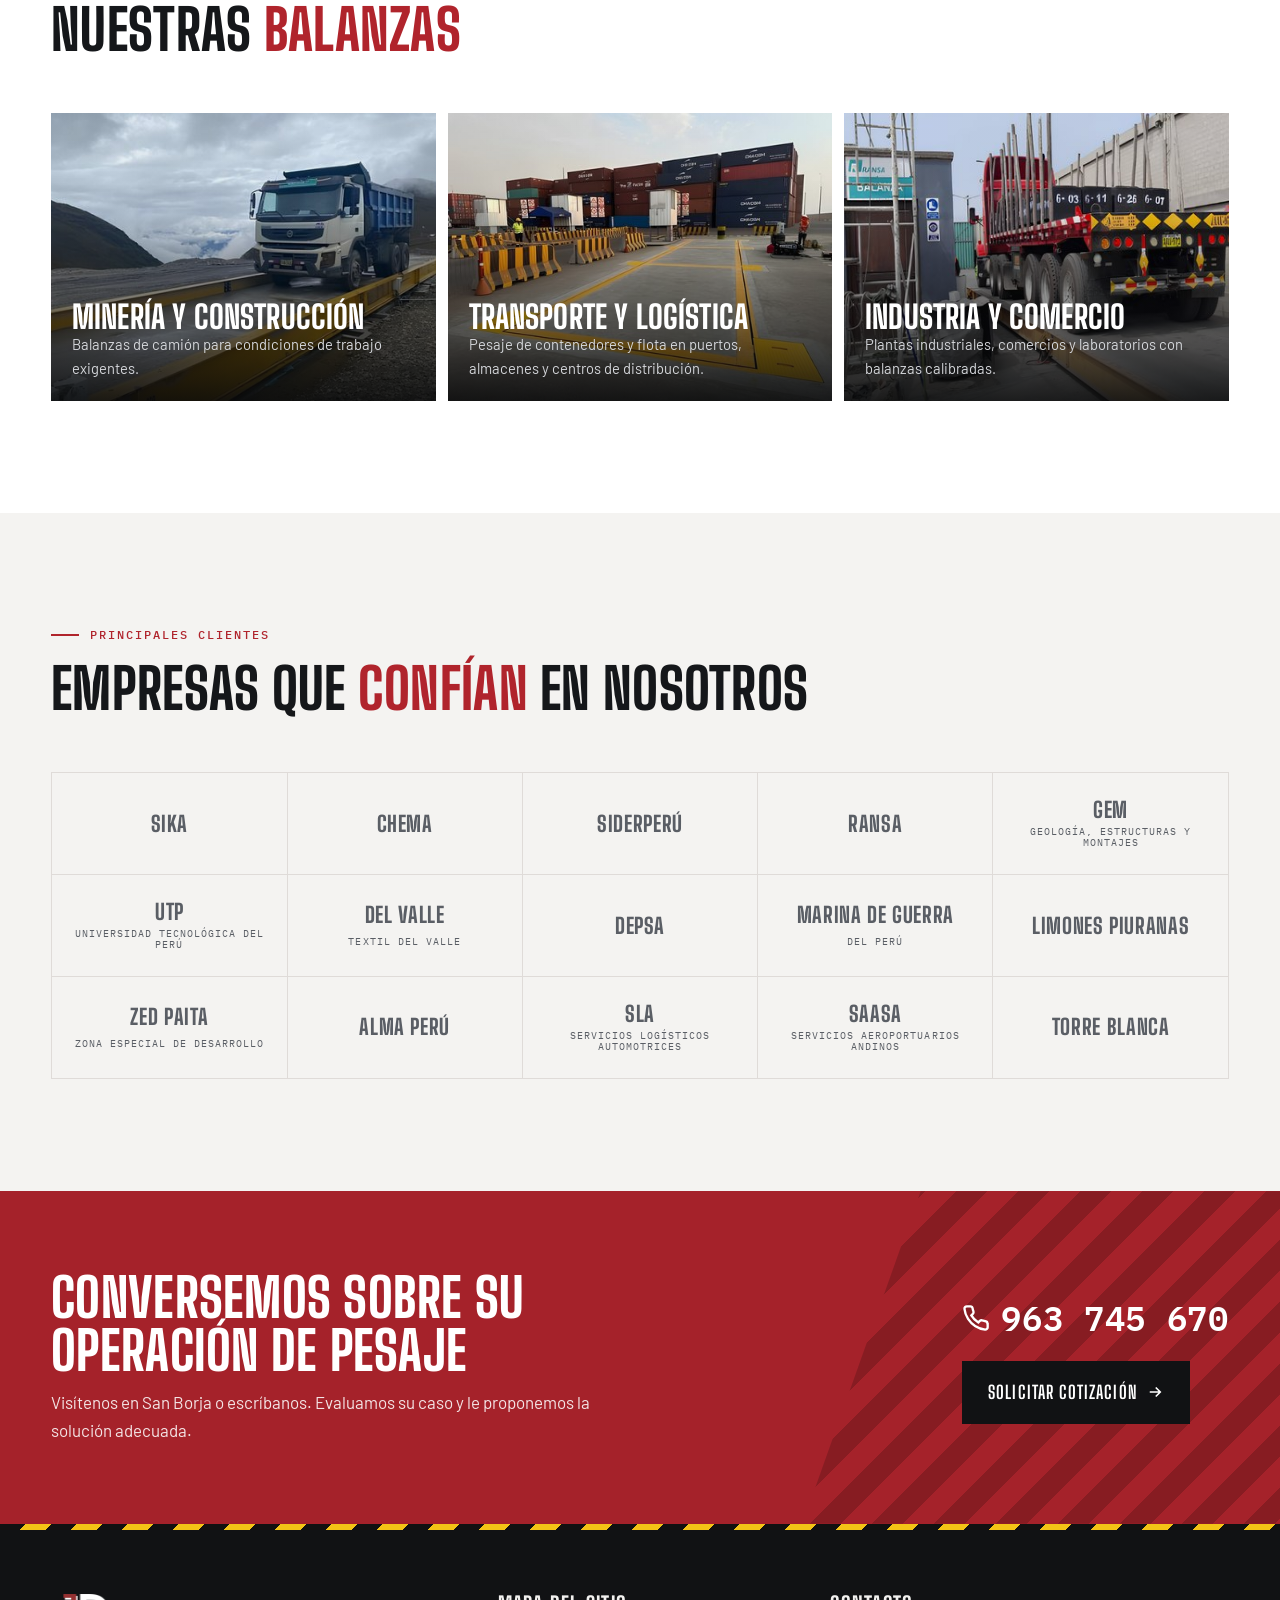
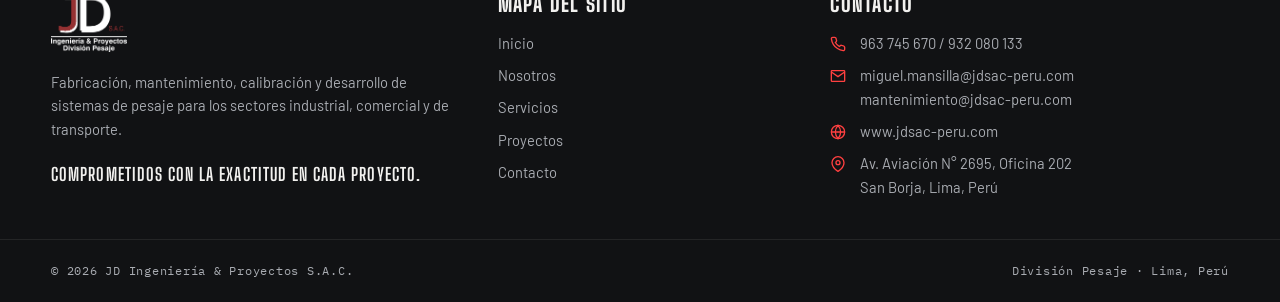
<file: nosotros.html>
<!doctype html>
<html lang="es">
<head>
<meta charset="utf-8">
<meta name="viewport" content="width=device-width, initial-scale=1, viewport-fit=cover">
<title>Nosotros · JD Ingeniería &amp; Proyectos</title>
<meta name="claude:viewport-fit-sides" content="cover">
<meta name="description" content="Conozca a JD Ingeniería & Proyectos S.A.C.: misión, visión, valores y clientes.">
<link rel="preconnect" href="https://fonts.googleapis.com"><link rel="preconnect" href="https://fonts.gstatic.com" crossorigin><link rel="stylesheet" href="https://fonts.googleapis.com/css2?family=Barlow:ital,wght@0,400;0,500;0,600;1,400&family=Big+Shoulders+Display:wght@600;700;800;900&family=IBM+Plex+Mono:wght@400;500;600&display=swap">
<link rel="stylesheet" href="assets/site.css">
</head>
<body>
<div class="progress" aria-hidden="true"></div>
<header class="header"><div class="wrap">
  <a class="brand" href="index.html" aria-label="JD Ingeniería &amp; Proyectos S.A.C. — Inicio">
    <img class="logo-l" src="img/mark.png" alt="JD S.A.C." width="282" height="165">
    <img class="logo-d" src="img/mark-white.png" alt="JD S.A.C." width="282" height="165">
    <span>Ingeniería &amp; Proyectos<small>División Pesaje</small></span>
  </a>
  <nav class="nav" aria-label="Principal"><a href="index.html">Inicio</a><a href="nosotros.html" aria-current="page">Nosotros</a><a href="servicios.html">Servicios</a><a href="proyectos.html">Proyectos</a><a href="contacto.html">Contacto</a></nav>
  <a class="btn" href="contacto.html">Cotizar <svg viewBox="0 0 24 24" fill="none" stroke="currentColor" stroke-width="2.2" aria-hidden="true"><path d="M5 12h14M13 6l6 6-6 6"/></svg></a>
  <button class="burger" type="button" aria-label="Abrir menú" aria-expanded="false" aria-controls="mnav"><span></span></button>
</div></header>
<nav class="mnav" id="mnav" aria-label="Menú móvil" aria-hidden="true"><a href="index.html">Inicio</a><a href="nosotros.html" aria-current="page">Nosotros</a><a href="servicios.html">Servicios</a><a href="proyectos.html">Proyectos</a><a href="contacto.html">Contacto</a>
  <div class="mnav-foot"><span>963 745 670 · 932 080 133</span><span>miguel.mansilla@jdsac-peru.com</span><span>Av. Aviación 2695, Of. 202 · San Borja</span></div>
</nav>
<main>
<section class="ph"><div class="ph-bg" data-parallax style="background-image:url(img/soldadura.jpg)"></div><div class="wrap">
  <div class="crumbs"><a href="index.html">Inicio</a><span>/</span><b>Nosotros</b></div>
  <h1><span>Sobre</span> <span class="r">Nosotros</span></h1>
  <p>Una empresa especializada en la fabricación, mantenimiento, calibración y desarrollo de sistemas de pesaje.</p>
</div></section>
<section class="sec"><div class="wrap split">
  <div class="stack reveal from-l">
    <span class="eyebrow">Quiénes somos</span>
    <h2 class="h2">JD Ingeniería &amp; Proyectos <span class="r">S.A.C.</span></h2>
    <p class="lead">Somos una empresa especializada en la fabricación, mantenimiento, calibración y desarrollo de sistemas de pesaje.</p>
    <p class="muted">Brindamos soluciones confiables para los sectores industrial, comercial y de transporte, ofreciendo equipos de alta calidad, tecnología moderna y un servicio personalizado que garantiza precisión, seguridad y satisfacción para nuestros clientes.</p>
    <div class="chips"><span>Balanzas de camiones</span><span>Perfil bajo</span><span>Mantenimiento</span><span>Calibración</span><span>Pesas patrón</span><span>Sistemas de pesaje</span></div>
  </div>
  <div class="collage reveal from-r">
    <img src="img/p-izaje.jpg" alt="Equipo de JD supervisando el izaje de un módulo de balanza" loading="lazy">
    <img class="c2" src="img/p-armado.jpg" alt="Técnicos armando la losa de una balanza" loading="lazy">
  </div>
</div></section>

<section class="sec alt"><div class="wrap">
  <div class="mv">
    <div class="mv-card reveal from-l"><span class="big" aria-hidden="true">Misión</span><span class="eyebrow">Lo que hacemos</span><h3>Misión</h3><p>Brindar soluciones integrales en sistemas de pesaje mediante la fabricación, mantenimiento, calibración y desarrollo de balanzas de alta precisión, con tecnología moderna y compromiso con la satisfacción de nuestros clientes.</p></div>
    <div class="mv-card reveal from-r" style="--d:.1s"><span class="big" aria-hidden="true">Visión</span><span class="eyebrow">A dónde vamos</span><h3>Visión</h3><p>Ser una empresa líder nacional en soluciones de pesaje, reconocida por la calidad, innovación y confianza de nuestros clientes, contribuyendo al desarrollo de la industria mediante mejora continua.</p></div>
  </div>
</div></section>

<section class="sec"><div class="wrap">
  <div class="sec-head"><span class="eyebrow">Nuestros valores</span><h2 class="h2">Lo que nos <span class="r">define</span></h2></div>
  <div class="values"><div class="val reveal" style="--d:0.00s"><svg viewBox="0 0 24 24" fill="none" stroke="currentColor" stroke-width="1.8" aria-hidden="true"><circle cx="12" cy="12" r="9"/><circle cx="12" cy="12" r="5"/><circle cx="12" cy="12" r="1.2" fill="currentColor"/></svg><h3>Precisión</h3><p>Cada kilogramo cuenta. Ajustamos y verificamos cada equipo hasta que la lectura sea confiable.</p></div><div class="val reveal" style="--d:0.06s"><svg viewBox="0 0 24 24" fill="none" stroke="currentColor" stroke-width="1.8" aria-hidden="true"><path d="M12 2 4 5v6c0 5 3.4 9.4 8 11 4.6-1.6 8-6 8-11V5z"/><path d="m9 12 2 2 4-4"/></svg><h3>Seguridad</h3><p>Equipos y obras pensados para operar con camiones cargados, día tras día.</p></div><div class="val reveal" style="--d:0.12s"><svg viewBox="0 0 24 24" fill="none" stroke="currentColor" stroke-width="1.8" aria-hidden="true"><circle cx="12" cy="9" r="6"/><path d="M8.5 14 7 22l5-3 5 3-1.5-8"/></svg><h3>Calidad</h3><p>Materiales de primera y procedimientos técnicos que prolongan la vida útil.</p></div><div class="val reveal" style="--d:0.18s"><svg viewBox="0 0 24 24" fill="none" stroke="currentColor" stroke-width="1.8" aria-hidden="true"><path d="M13 2 4 14h7l-1 8 9-12h-7z"/></svg><h3>Innovación</h3><p>Indicadores digitales, software e integración con sistemas industriales.</p></div><div class="val reveal" style="--d:0.24s"><svg viewBox="0 0 24 24" fill="none" stroke="currentColor" stroke-width="1.8" aria-hidden="true"><path d="M3 12h4l3 3 3-3h4l4 4"/><path d="M7 12 11 7h3l3 3"/><path d="M3 18h18"/></svg><h3>Confianza</h3><p>Servicio personalizado y soluciones adaptadas a cada operación.</p></div></div>
</div></section>

<section class="sec alt"><div class="wrap">
  <div class="sec-head"><span class="eyebrow">Cómo trabajamos</span><h2 class="h2">De la evaluación a la <span class="r">pesada certificada</span></h2><p class="lead">Acompañamos cada balanza durante toda su vida útil.</p></div>
  <div class="steps"><div class="step reveal" style="--d:0.00s"><div class="step-n">01</div><h3>Evaluación</h3><p>Revisamos la operación, el tipo de vehículo o carga y el espacio disponible.</p></div><div class="step reveal" style="--d:0.08s"><div class="step-n">02</div><h3>Diseño y fabricación</h3><p>Definimos la medida de la plataforma y fabricamos con materiales de primera calidad.</p></div><div class="step reveal" style="--d:0.16s"><div class="step-n">03</div><h3>Instalación</h3><p>Obra civil, montaje de módulos, celdas de carga e indicador.</p></div><div class="step reveal" style="--d:0.24s"><div class="step-n">04</div><h3>Calibración</h3><p>Ajustes y pruebas con equipos certificados; entregamos el informe técnico.</p></div><div class="step reveal" style="--d:0.32s"><div class="step-n">05</div><h3>Mantenimiento</h3><p>Preventivo y correctivo para mantener la precisión y reducir paradas.</p></div></div>
</div></section>

<section class="sec"><div class="wrap">
  <div class="sec-head"><span class="eyebrow">Sectores</span><h2 class="h2">Donde trabajan nuestras <span class="r">balanzas</span></h2></div>
  <div class="sectors"><div class="sector reveal zoom" style="--d:0.00s"><img src="img/cam-mina.jpg" alt="Minería y construcción" loading="lazy"><div><h3>Minería y construcción</h3><p>Balanzas de camión para condiciones de trabajo exigentes.</p></div></div><div class="sector reveal zoom" style="--d:0.08s"><img src="img/cal-contenedores.jpg" alt="Transporte y logística" loading="lazy"><div><h3>Transporte y logística</h3><p>Pesaje de contenedores y flota en puertos, almacenes y centros de distribución.</p></div></div><div class="sector reveal zoom" style="--d:0.16s"><img src="img/p-plataforma.jpg" alt="Industria y comercio" loading="lazy"><div><h3>Industria y comercio</h3><p>Plantas industriales, comercios y laboratorios con balanzas calibradas.</p></div></div></div>
</div></section>

<section class="sec alt"><div class="wrap">
  <div class="sec-head"><span class="eyebrow">Principales clientes</span><h2 class="h2">Empresas que <span class="r">confían</span> en nosotros</h2></div>
  <div class="client-grid"><div class="reveal" style="--d:0.00s">Sika</div><div class="reveal" style="--d:0.04s">Chema</div><div class="reveal" style="--d:0.08s">Siderperú</div><div class="reveal" style="--d:0.12s">Ransa</div><div class="reveal" style="--d:0.16s">GEM<small>Geología, estructuras y montajes</small></div><div class="reveal" style="--d:0.00s">UTP<small>Universidad Tecnológica del Perú</small></div><div class="reveal" style="--d:0.04s">Del Valle<small>Textil del Valle</small></div><div class="reveal" style="--d:0.08s">Depsa</div><div class="reveal" style="--d:0.12s">Marina de Guerra<small>del Perú</small></div><div class="reveal" style="--d:0.16s">Limones Piuranas</div><div class="reveal" style="--d:0.00s">ZED Paita<small>Zona especial de desarrollo</small></div><div class="reveal" style="--d:0.04s">Alma Perú</div><div class="reveal" style="--d:0.08s">SLA<small>Servicios logísticos automotrices</small></div><div class="reveal" style="--d:0.12s">SAASA<small>Servicios aeroportuarios andinos</small></div><div class="reveal" style="--d:0.16s">Torre Blanca</div></div>
</div></section>
<section class="cta"><div class="wrap">
  <div class="reveal from-l"><h2>Conversemos sobre su operación de pesaje</h2><p>Visítenos en San Borja o escríbanos. Evaluamos su caso y le proponemos la solución adecuada.</p></div>
  <div class="cta-side reveal from-r" style="--d:.1s">
    <a class="cta-phone" href="tel:+51963745670"><svg viewBox="0 0 24 24" fill="none" stroke="currentColor" stroke-width="2" aria-hidden="true"><path d="M22 16.9v3a2 2 0 0 1-2.2 2 19.8 19.8 0 0 1-8.6-3.1 19.5 19.5 0 0 1-6-6A19.8 19.8 0 0 1 2.1 4.2 2 2 0 0 1 4.1 2h3a2 2 0 0 1 2 1.7c.1.9.4 1.8.7 2.7a2 2 0 0 1-.5 2.1L8 9.8a16 16 0 0 0 6 6l1.3-1.3a2 2 0 0 1 2.1-.4c.9.3 1.8.6 2.7.7a2 2 0 0 1 1.7 2z"/></svg>963 745 670</a>
    <a class="btn" href="contacto.html">Solicitar cotización <svg viewBox="0 0 24 24" fill="none" stroke="currentColor" stroke-width="2.2" aria-hidden="true"><path d="M5 12h14M13 6l6 6-6 6"/></svg></a>
  </div>
</div></section>
</main>
<footer class="footer">
<div class="stripes" aria-hidden="true"></div>
<div class="wrap">
  <div>
    <img src="img/logo-white.png" alt="JD Ingeniería &amp; Proyectos S.A.C. — División Pesaje" width="320" height="246">
    <p>Fabricación, mantenimiento, calibración y desarrollo de sistemas de pesaje para los sectores industrial, comercial y de transporte.</p>
    <p class="slogan">Comprometidos con la exactitud en cada proyecto.</p>
  </div>
  <div>
    <h4>Mapa del sitio</h4>
    <ul><li><a href="index.html">Inicio</a></li><li><a href="nosotros.html">Nosotros</a></li><li><a href="servicios.html">Servicios</a></li><li><a href="proyectos.html">Proyectos</a></li><li><a href="contacto.html">Contacto</a></li></ul>
  </div>
  <div>
    <h4>Contacto</h4>
    <ul class="ci">
      <li><svg viewBox="0 0 24 24" fill="none" stroke="currentColor" stroke-width="2" aria-hidden="true"><path d="M22 16.9v3a2 2 0 0 1-2.2 2 19.8 19.8 0 0 1-8.6-3.1 19.5 19.5 0 0 1-6-6A19.8 19.8 0 0 1 2.1 4.2 2 2 0 0 1 4.1 2h3a2 2 0 0 1 2 1.7c.1.9.4 1.8.7 2.7a2 2 0 0 1-.5 2.1L8 9.8a16 16 0 0 0 6 6l1.3-1.3a2 2 0 0 1 2.1-.4c.9.3 1.8.6 2.7.7a2 2 0 0 1 1.7 2z"/></svg><span><a href="tel:+51963745670">963 745 670</a> / <a href="tel:+51932080133">932 080 133</a></span></li>
      <li><svg viewBox="0 0 24 24" fill="none" stroke="currentColor" stroke-width="2" aria-hidden="true"><rect x="2" y="4" width="20" height="16" rx="1"/><path d="m22 6-10 7L2 6"/></svg><span><a href="mailto:miguel.mansilla@jdsac-peru.com">miguel.mansilla@jdsac-peru.com</a><br><a href="mailto:mantenimiento@jdsac-peru.com">mantenimiento@jdsac-peru.com</a></span></li>
      <li><svg viewBox="0 0 24 24" fill="none" stroke="currentColor" stroke-width="2" aria-hidden="true"><circle cx="12" cy="12" r="10"/><path d="M2 12h20M12 2a15.3 15.3 0 0 1 4 10 15.3 15.3 0 0 1-4 10 15.3 15.3 0 0 1-4-10 15.3 15.3 0 0 1 4-10z"/></svg><a href="https://www.jdsac-peru.com" target="_blank" rel="noopener">www.jdsac-peru.com</a></li>
      <li><svg viewBox="0 0 24 24" fill="none" stroke="currentColor" stroke-width="2" aria-hidden="true"><path d="M21 10c0 7-9 13-9 13S3 17 3 10a9 9 0 0 1 18 0z"/><circle cx="12" cy="10" r="3"/></svg><span>Av. Aviación N° 2695, Oficina 202<br>San Borja, Lima, Perú</span></li>
    </ul>
  </div>
</div>
<div class="foot-bottom"><div class="wrap"><span>© 2026 JD Ingeniería &amp; Proyectos S.A.C.</span><span>División Pesaje · Lima, Perú</span></div></div>
</footer>
<a class="wa" href="https://wa.me/51963745670?text=Hola%20JD%20Ingenier%C3%ADa%20%26%20Proyectos%2C%20quisiera%20informaci%C3%B3n." target="_blank" rel="noopener" aria-label="Escribir por WhatsApp al 963 745 670"><svg viewBox="0 0 24 24" fill="currentColor" aria-hidden="true"><path d="M12 2a10 10 0 0 0-8.6 15.1L2 22l5-1.3A10 10 0 1 0 12 2zm0 18.2a8.2 8.2 0 0 1-4.2-1.2l-.3-.2-3 .8.8-2.9-.2-.3A8.2 8.2 0 1 1 12 20.2zm4.5-6.1c-.2-.1-1.5-.7-1.7-.8s-.4-.1-.6.1-.7.8-.8 1-.3.2-.5.1a6.7 6.7 0 0 1-3.3-2.9c-.3-.4.3-.4.7-1.3.1-.2 0-.3 0-.4l-.8-1.8c-.2-.5-.4-.4-.6-.4h-.5a1 1 0 0 0-.7.3 3 3 0 0 0-.9 2.2 5.2 5.2 0 0 0 1.1 2.7 11.8 11.8 0 0 0 4.5 4c1.7.7 2.3.8 3.2.6a2.7 2.7 0 0 0 1.8-1.2 2.2 2.2 0 0 0 .1-1.3c0-.1-.2-.2-.5-.3z"/></svg></a>
<script src="assets/site.js"></script>
</body>
</html>
</file>
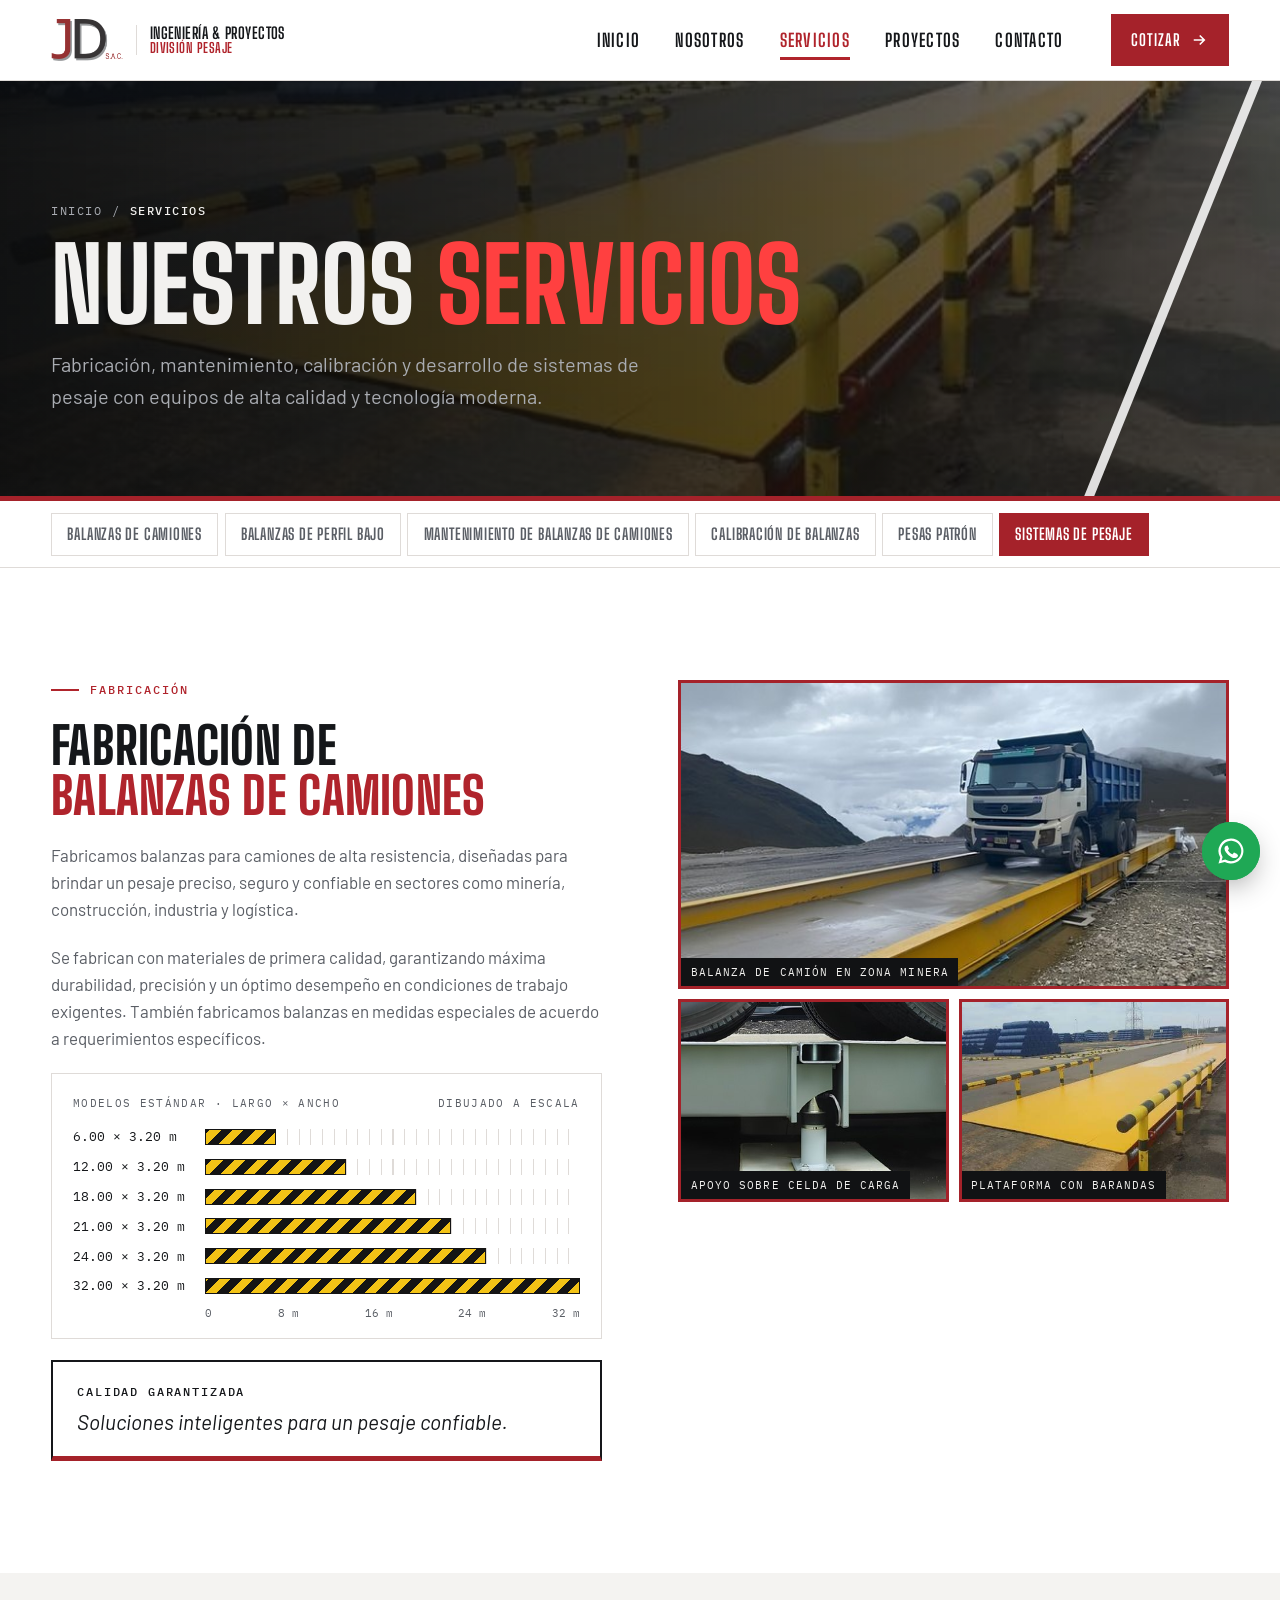
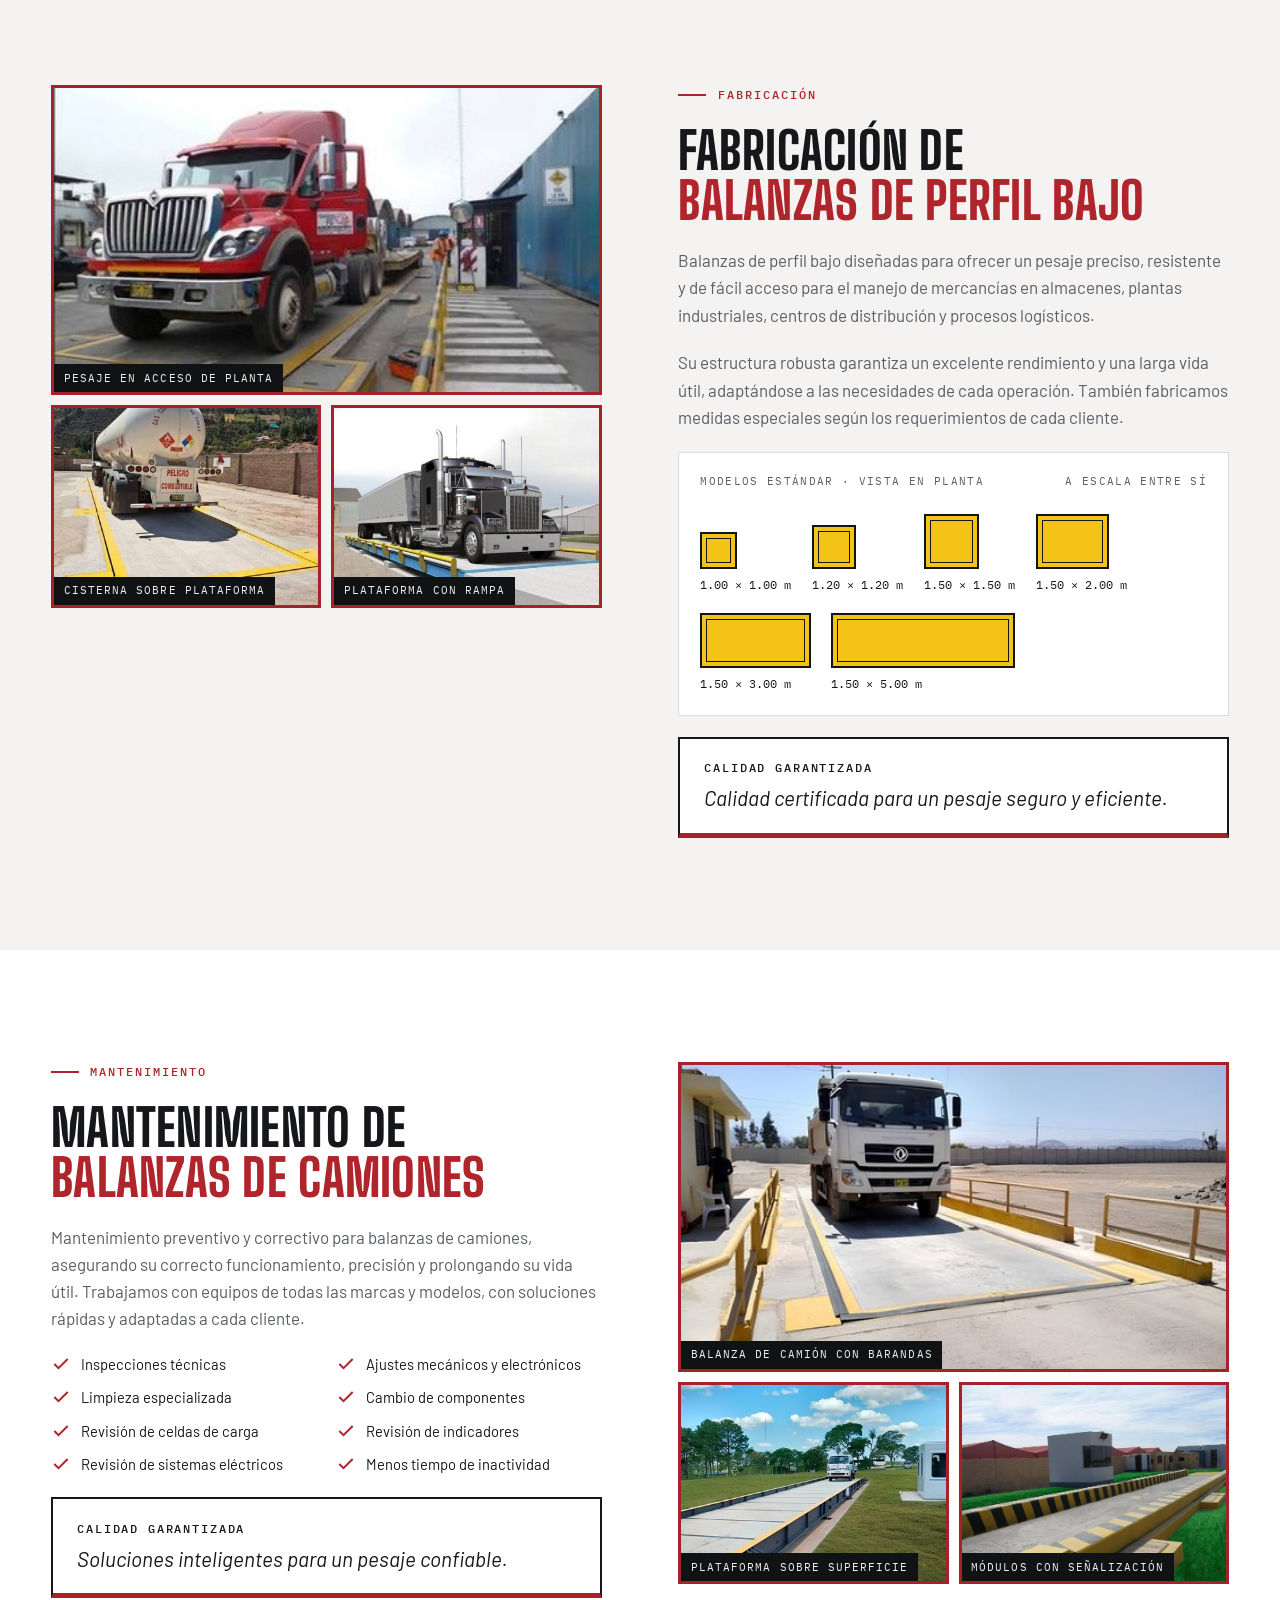
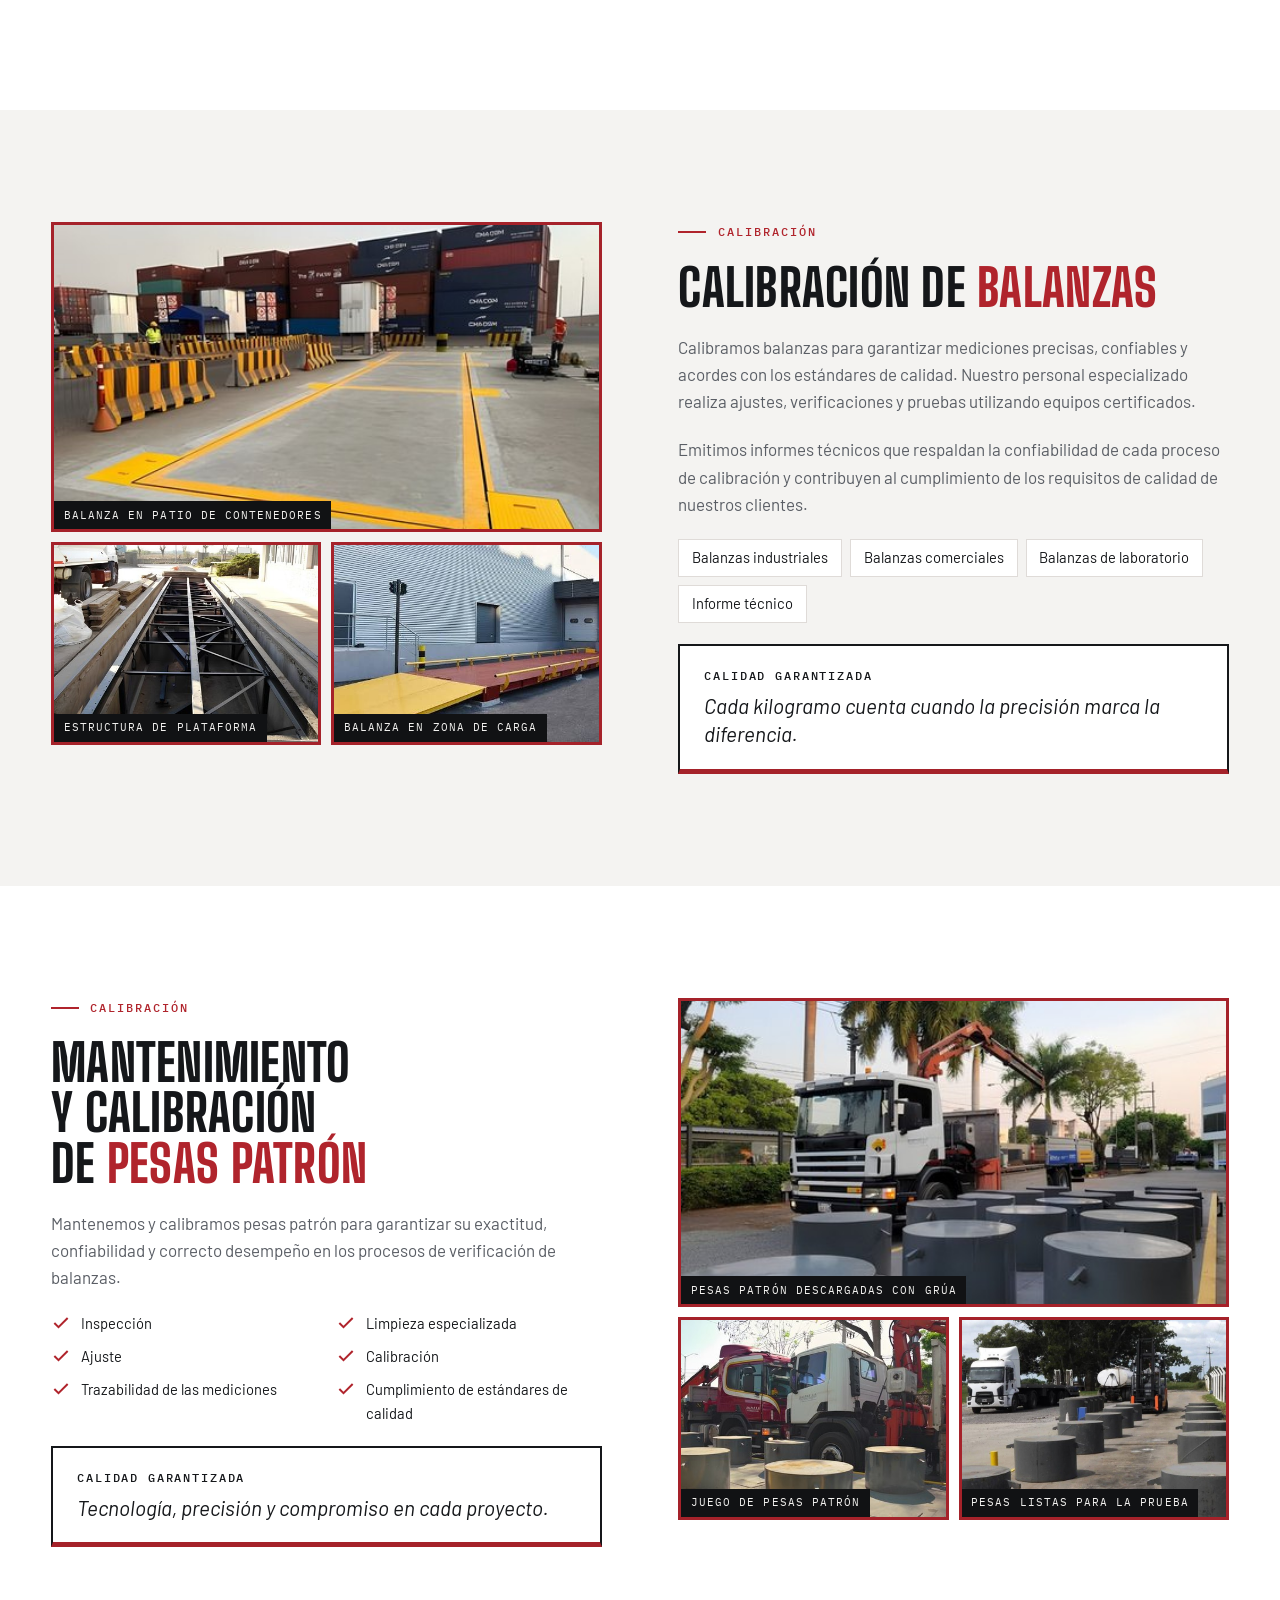
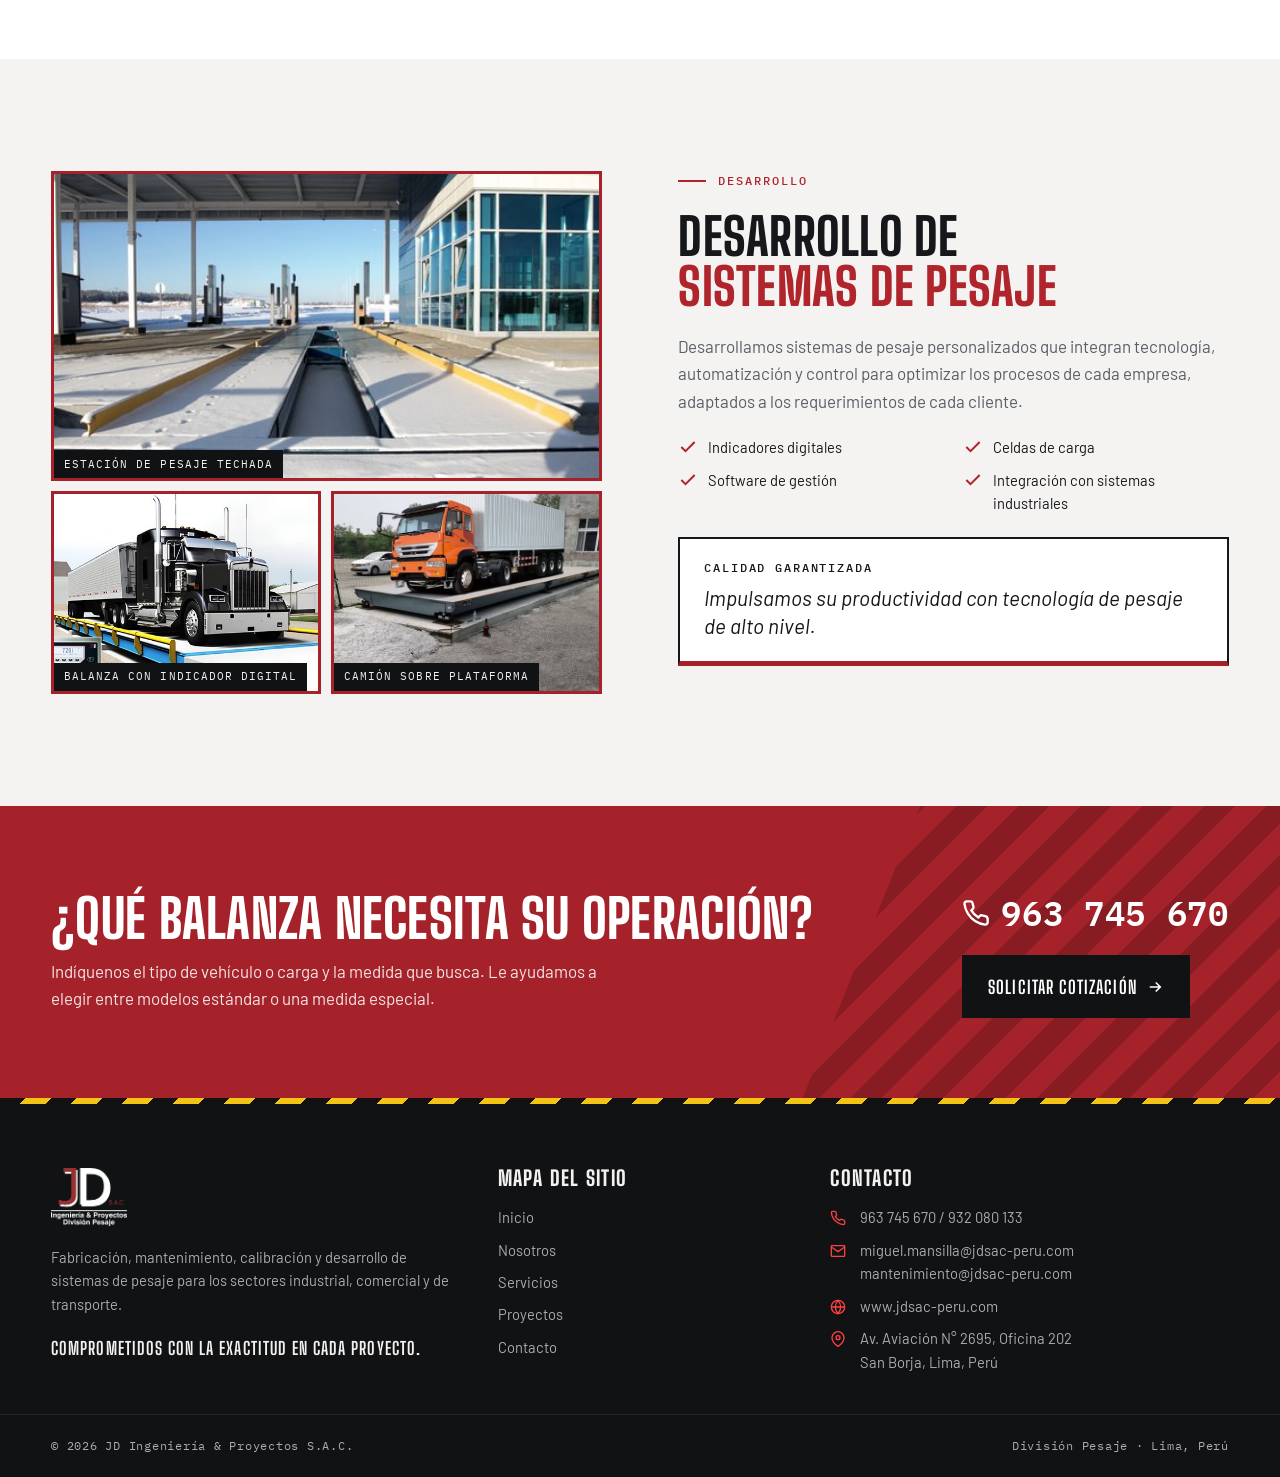
<file: servicios.html>
<!doctype html>
<html lang="es">
<head>
<meta charset="utf-8">
<meta name="viewport" content="width=device-width, initial-scale=1, viewport-fit=cover">
<title>Servicios · JD Ingeniería &amp; Proyectos</title>
<meta name="claude:viewport-fit-sides" content="cover">
<meta name="description" content="Balanzas de camiones, perfil bajo, mantenimiento, calibración, pesas patrón y sistemas de pesaje.">
<link rel="preconnect" href="https://fonts.googleapis.com"><link rel="preconnect" href="https://fonts.gstatic.com" crossorigin><link rel="stylesheet" href="https://fonts.googleapis.com/css2?family=Barlow:ital,wght@0,400;0,500;0,600;1,400&family=Big+Shoulders+Display:wght@600;700;800;900&family=IBM+Plex+Mono:wght@400;500;600&display=swap">
<link rel="stylesheet" href="assets/site.css">
</head>
<body>
<div class="progress" aria-hidden="true"></div>
<header class="header"><div class="wrap">
  <a class="brand" href="index.html" aria-label="JD Ingeniería &amp; Proyectos S.A.C. — Inicio">
    <img class="logo-l" src="img/mark.png" alt="JD S.A.C." width="282" height="165">
    <img class="logo-d" src="img/mark-white.png" alt="JD S.A.C." width="282" height="165">
    <span>Ingeniería &amp; Proyectos<small>División Pesaje</small></span>
  </a>
  <nav class="nav" aria-label="Principal"><a href="index.html">Inicio</a><a href="nosotros.html">Nosotros</a><a href="servicios.html" aria-current="page">Servicios</a><a href="proyectos.html">Proyectos</a><a href="contacto.html">Contacto</a></nav>
  <a class="btn" href="contacto.html">Cotizar <svg viewBox="0 0 24 24" fill="none" stroke="currentColor" stroke-width="2.2" aria-hidden="true"><path d="M5 12h14M13 6l6 6-6 6"/></svg></a>
  <button class="burger" type="button" aria-label="Abrir menú" aria-expanded="false" aria-controls="mnav"><span></span></button>
</div></header>
<nav class="mnav" id="mnav" aria-label="Menú móvil" aria-hidden="true"><a href="index.html">Inicio</a><a href="nosotros.html">Nosotros</a><a href="servicios.html" aria-current="page">Servicios</a><a href="proyectos.html">Proyectos</a><a href="contacto.html">Contacto</a>
  <div class="mnav-foot"><span>963 745 670 · 932 080 133</span><span>miguel.mansilla@jdsac-peru.com</span><span>Av. Aviación 2695, Of. 202 · San Borja</span></div>
</nav>
<main>
<section class="ph"><div class="ph-bg" data-parallax style="background-image:url(img/cam-header.jpg)"></div><div class="wrap">
  <div class="crumbs"><a href="index.html">Inicio</a><span>/</span><b>Servicios</b></div>
  <h1><span>Nuestros</span> <span class="r">Servicios</span></h1>
  <p>Fabricación, mantenimiento, calibración y desarrollo de sistemas de pesaje con equipos de alta calidad y tecnología moderna.</p>
</div></section>
<nav class="subnav" aria-label="Servicios"><div class="wrap"><a href="#fabricacion-camiones">Balanzas de camiones</a><a href="#perfil-bajo">Balanzas de perfil bajo</a><a href="#mantenimiento">Mantenimiento de balanzas de camiones</a><a href="#calibracion">Calibración de balanzas</a><a href="#pesas-patron">Pesas patrón</a><a href="#sistemas">Sistemas de pesaje</a></div></nav>

<section class="sec svc" id="fabricacion-camiones"><div class="wrap split">
  <div class="svc-copy reveal from-l">
    <span class="eyebrow">Fabricación</span>
    <h2>Fabricación de <em>balanzas de camiones</em></h2>
    <p>Fabricamos balanzas para camiones de alta resistencia, diseñadas para brindar un pesaje preciso, seguro y confiable en sectores como minería, construcción, industria y logística.</p>
    <p>Se fabrican con materiales de primera calidad, garantizando máxima durabilidad, precisión y un óptimo desempeño en condiciones de trabajo exigentes. También fabricamos balanzas en medidas especiales de acuerdo a requerimientos específicos.</p>
    <div class="models reveal">
      <div class="models-h"><span>Modelos estándar · largo × ancho</span><span>Dibujado a escala</span></div>
      <div class="model"><span>6.00 × 3.20 m</span><div class="bar"><i style="--l:6;--d:0.00s"></i></div></div><div class="model"><span>12.00 × 3.20 m</span><div class="bar"><i style="--l:12;--d:0.12s"></i></div></div><div class="model"><span>18.00 × 3.20 m</span><div class="bar"><i style="--l:18;--d:0.24s"></i></div></div><div class="model"><span>21.00 × 3.20 m</span><div class="bar"><i style="--l:21;--d:0.36s"></i></div></div><div class="model"><span>24.00 × 3.20 m</span><div class="bar"><i style="--l:24;--d:0.48s"></i></div></div><div class="model"><span>32.00 × 3.20 m</span><div class="bar"><i style="--l:32;--d:0.60s"></i></div></div>
      <div class="models-axis"><span></span><div><span>0</span><span>8 m</span><span>16 m</span><span>24 m</span><span>32 m</span></div></div>
    </div>
    <div class="quote"><b>Calidad garantizada</b><q>Soluciones inteligentes para un pesaje confiable.</q></div>
  </div>
  <div class="frames reveal from-r"><figure><img src="img/cam-mina.jpg" alt="Balanza de camión en zona minera" loading="lazy"><figcaption>Balanza de camión en zona minera</figcaption></figure><figure><img src="img/cam-celda.jpg" alt="Apoyo sobre celda de carga" loading="lazy"><figcaption>Apoyo sobre celda de carga</figcaption></figure><figure><img src="img/cam-header.jpg" alt="Plataforma con barandas" loading="lazy"><figcaption>Plataforma con barandas</figcaption></figure></div>
</div></section>

<section class="sec alt svc flip" id="perfil-bajo"><div class="wrap split">
  <div class="svc-copy reveal from-r">
    <span class="eyebrow">Fabricación</span>
    <h2>Fabricación de <em>balanzas de perfil bajo</em></h2>
    <p>Balanzas de perfil bajo diseñadas para ofrecer un pesaje preciso, resistente y de fácil acceso para el manejo de mercancías en almacenes, plantas industriales, centros de distribución y procesos logísticos.</p>
    <p>Su estructura robusta garantiza un excelente rendimiento y una larga vida útil, adaptándose a las necesidades de cada operación. También fabricamos medidas especiales según los requerimientos de cada cliente.</p>
    <div class="pb reveal"><div class="models-h"><span>Modelos estándar · vista en planta</span><span>A escala entre sí</span></div><div class="pb-item"><i style="--a:1;--b:1;--d:0.00s"></i><span>1.00 × 1.00 m</span></div><div class="pb-item"><i style="--a:1.2;--b:1.2;--d:0.10s"></i><span>1.20 × 1.20 m</span></div><div class="pb-item"><i style="--a:1.5;--b:1.5;--d:0.20s"></i><span>1.50 × 1.50 m</span></div><div class="pb-item"><i style="--a:2;--b:1.5;--d:0.30s"></i><span>1.50 × 2.00 m</span></div><div class="pb-item"><i style="--a:3;--b:1.5;--d:0.40s"></i><span>1.50 × 3.00 m</span></div><div class="pb-item"><i style="--a:5;--b:1.5;--d:0.50s"></i><span>1.50 × 5.00 m</span></div></div>
    <div class="quote"><b>Calidad garantizada</b><q>Calidad certificada para un pesaje seguro y eficiente.</q></div>
  </div>
  <div class="frames reveal from-l"><figure><img src="img/pb-camion.jpg" alt="Pesaje en acceso de planta" loading="lazy"><figcaption>Pesaje en acceso de planta</figcaption></figure><figure><img src="img/pb-cisterna.jpg" alt="Cisterna sobre plataforma" loading="lazy"><figcaption>Cisterna sobre plataforma</figcaption></figure><figure><img src="img/pb-header.jpg" alt="Plataforma con rampa" loading="lazy"><figcaption>Plataforma con rampa</figcaption></figure></div>
</div></section>

<section class="sec svc" id="mantenimiento"><div class="wrap split">
  <div class="svc-copy reveal from-l">
    <span class="eyebrow">Mantenimiento</span>
    <h2>Mantenimiento de <em>balanzas de camiones</em></h2>
    <p>Mantenimiento preventivo y correctivo para balanzas de camiones, asegurando su correcto funcionamiento, precisión y prolongando su vida útil. Trabajamos con equipos de todas las marcas y modelos, con soluciones rápidas y adaptadas a cada cliente.</p>
    <ul class="checks"><li><svg viewBox="0 0 24 24" fill="none" stroke="currentColor" stroke-width="2.4" aria-hidden="true"><path d="M20 6 9 17l-5-5"/></svg><span>Inspecciones técnicas</span></li><li><svg viewBox="0 0 24 24" fill="none" stroke="currentColor" stroke-width="2.4" aria-hidden="true"><path d="M20 6 9 17l-5-5"/></svg><span>Ajustes mecánicos y electrónicos</span></li><li><svg viewBox="0 0 24 24" fill="none" stroke="currentColor" stroke-width="2.4" aria-hidden="true"><path d="M20 6 9 17l-5-5"/></svg><span>Limpieza especializada</span></li><li><svg viewBox="0 0 24 24" fill="none" stroke="currentColor" stroke-width="2.4" aria-hidden="true"><path d="M20 6 9 17l-5-5"/></svg><span>Cambio de componentes</span></li><li><svg viewBox="0 0 24 24" fill="none" stroke="currentColor" stroke-width="2.4" aria-hidden="true"><path d="M20 6 9 17l-5-5"/></svg><span>Revisión de celdas de carga</span></li><li><svg viewBox="0 0 24 24" fill="none" stroke="currentColor" stroke-width="2.4" aria-hidden="true"><path d="M20 6 9 17l-5-5"/></svg><span>Revisión de indicadores</span></li><li><svg viewBox="0 0 24 24" fill="none" stroke="currentColor" stroke-width="2.4" aria-hidden="true"><path d="M20 6 9 17l-5-5"/></svg><span>Revisión de sistemas eléctricos</span></li><li><svg viewBox="0 0 24 24" fill="none" stroke="currentColor" stroke-width="2.4" aria-hidden="true"><path d="M20 6 9 17l-5-5"/></svg><span>Menos tiempo de inactividad</span></li></ul>
    <div class="quote"><b>Calidad garantizada</b><q>Soluciones inteligentes para un pesaje confiable.</q></div>
  </div>
  <div class="frames reveal from-r"><figure><img src="img/mant-1.jpg" alt="Balanza de camión con barandas" loading="lazy"><figcaption>Balanza de camión con barandas</figcaption></figure><figure><img src="img/mant-2.jpg" alt="Plataforma sobre superficie" loading="lazy"><figcaption>Plataforma sobre superficie</figcaption></figure><figure><img src="img/mant-header.jpg" alt="Módulos con señalización" loading="lazy"><figcaption>Módulos con señalización</figcaption></figure></div>
</div></section>

<section class="sec alt svc flip" id="calibracion"><div class="wrap split">
  <div class="svc-copy reveal from-r">
    <span class="eyebrow">Calibración</span>
    <h2>Calibración de <em>balanzas</em></h2>
    <p>Calibramos balanzas para garantizar mediciones precisas, confiables y acordes con los estándares de calidad. Nuestro personal especializado realiza ajustes, verificaciones y pruebas utilizando equipos certificados.</p>
    <p>Emitimos informes técnicos que respaldan la confiabilidad de cada proceso de calibración y contribuyen al cumplimiento de los requisitos de calidad de nuestros clientes.</p>
    <div class="chips"><span>Balanzas industriales</span><span>Balanzas comerciales</span><span>Balanzas de laboratorio</span><span>Informe técnico</span></div>
    <div class="quote"><b>Calidad garantizada</b><q>Cada kilogramo cuenta cuando la precisión marca la diferencia.</q></div>
  </div>
  <div class="frames reveal from-l"><figure><img src="img/cal-contenedores.jpg" alt="Balanza en patio de contenedores" loading="lazy"><figcaption>Balanza en patio de contenedores</figcaption></figure><figure><img src="img/cal-estructura.jpg" alt="Estructura de plataforma" loading="lazy"><figcaption>Estructura de plataforma</figcaption></figure><figure><img src="img/cal-header.jpg" alt="Balanza en zona de carga" loading="lazy"><figcaption>Balanza en zona de carga</figcaption></figure></div>
</div></section>

<section class="sec svc" id="pesas-patron"><div class="wrap split">
  <div class="svc-copy reveal from-l">
    <span class="eyebrow">Calibración</span>
    <h2>Mantenimiento y calibración de <em>pesas patrón</em></h2>
    <p>Mantenemos y calibramos pesas patrón para garantizar su exactitud, confiabilidad y correcto desempeño en los procesos de verificación de balanzas.</p>
    <ul class="checks"><li><svg viewBox="0 0 24 24" fill="none" stroke="currentColor" stroke-width="2.4" aria-hidden="true"><path d="M20 6 9 17l-5-5"/></svg><span>Inspección</span></li><li><svg viewBox="0 0 24 24" fill="none" stroke="currentColor" stroke-width="2.4" aria-hidden="true"><path d="M20 6 9 17l-5-5"/></svg><span>Limpieza especializada</span></li><li><svg viewBox="0 0 24 24" fill="none" stroke="currentColor" stroke-width="2.4" aria-hidden="true"><path d="M20 6 9 17l-5-5"/></svg><span>Ajuste</span></li><li><svg viewBox="0 0 24 24" fill="none" stroke="currentColor" stroke-width="2.4" aria-hidden="true"><path d="M20 6 9 17l-5-5"/></svg><span>Calibración</span></li><li><svg viewBox="0 0 24 24" fill="none" stroke="currentColor" stroke-width="2.4" aria-hidden="true"><path d="M20 6 9 17l-5-5"/></svg><span>Trazabilidad de las mediciones</span></li><li><svg viewBox="0 0 24 24" fill="none" stroke="currentColor" stroke-width="2.4" aria-hidden="true"><path d="M20 6 9 17l-5-5"/></svg><span>Cumplimiento de estándares de calidad</span></li></ul>
    <div class="quote"><b>Calidad garantizada</b><q>Tecnología, precisión y compromiso en cada proyecto.</q></div>
  </div>
  <div class="frames reveal from-r"><figure><img src="img/pesas-2.jpg" alt="Pesas patrón descargadas con grúa" loading="lazy"><figcaption>Pesas patrón descargadas con grúa</figcaption></figure><figure><img src="img/pesas-1.jpg" alt="Juego de pesas patrón" loading="lazy"><figcaption>Juego de pesas patrón</figcaption></figure><figure><img src="img/pesas-header.jpg" alt="Pesas listas para la prueba" loading="lazy"><figcaption>Pesas listas para la prueba</figcaption></figure></div>
</div></section>

<section class="sec alt svc flip" id="sistemas"><div class="wrap split">
  <div class="svc-copy reveal from-r">
    <span class="eyebrow">Desarrollo</span>
    <h2>Desarrollo de <em>sistemas de pesaje</em></h2>
    <p>Desarrollamos sistemas de pesaje personalizados que integran tecnología, automatización y control para optimizar los procesos de cada empresa, adaptados a los requerimientos de cada cliente.</p>
    <ul class="checks"><li><svg viewBox="0 0 24 24" fill="none" stroke="currentColor" stroke-width="2.4" aria-hidden="true"><path d="M20 6 9 17l-5-5"/></svg><span>Indicadores digitales</span></li><li><svg viewBox="0 0 24 24" fill="none" stroke="currentColor" stroke-width="2.4" aria-hidden="true"><path d="M20 6 9 17l-5-5"/></svg><span>Celdas de carga</span></li><li><svg viewBox="0 0 24 24" fill="none" stroke="currentColor" stroke-width="2.4" aria-hidden="true"><path d="M20 6 9 17l-5-5"/></svg><span>Software de gestión</span></li><li><svg viewBox="0 0 24 24" fill="none" stroke="currentColor" stroke-width="2.4" aria-hidden="true"><path d="M20 6 9 17l-5-5"/></svg><span>Integración con sistemas industriales</span></li></ul>
    <div class="quote"><b>Calidad garantizada</b><q>Impulsamos su productividad con tecnología de pesaje de alto nivel.</q></div>
  </div>
  <div class="frames reveal from-l"><figure><img src="img/sis-1.jpg" alt="Estación de pesaje techada" loading="lazy"><figcaption>Estación de pesaje techada</figcaption></figure><figure><img src="img/sis-2.jpg" alt="Balanza con indicador digital" loading="lazy"><figcaption>Balanza con indicador digital</figcaption></figure><figure><img src="img/sis-header.jpg" alt="Camión sobre plataforma" loading="lazy"><figcaption>Camión sobre plataforma</figcaption></figure></div>
</div></section>
<section class="cta"><div class="wrap">
  <div class="reveal from-l"><h2>¿Qué balanza necesita su operación?</h2><p>Indíquenos el tipo de vehículo o carga y la medida que busca. Le ayudamos a elegir entre modelos estándar o una medida especial.</p></div>
  <div class="cta-side reveal from-r" style="--d:.1s">
    <a class="cta-phone" href="tel:+51963745670"><svg viewBox="0 0 24 24" fill="none" stroke="currentColor" stroke-width="2" aria-hidden="true"><path d="M22 16.9v3a2 2 0 0 1-2.2 2 19.8 19.8 0 0 1-8.6-3.1 19.5 19.5 0 0 1-6-6A19.8 19.8 0 0 1 2.1 4.2 2 2 0 0 1 4.1 2h3a2 2 0 0 1 2 1.7c.1.9.4 1.8.7 2.7a2 2 0 0 1-.5 2.1L8 9.8a16 16 0 0 0 6 6l1.3-1.3a2 2 0 0 1 2.1-.4c.9.3 1.8.6 2.7.7a2 2 0 0 1 1.7 2z"/></svg>963 745 670</a>
    <a class="btn" href="contacto.html">Solicitar cotización <svg viewBox="0 0 24 24" fill="none" stroke="currentColor" stroke-width="2.2" aria-hidden="true"><path d="M5 12h14M13 6l6 6-6 6"/></svg></a>
  </div>
</div></section>
</main>
<footer class="footer">
<div class="stripes" aria-hidden="true"></div>
<div class="wrap">
  <div>
    <img src="img/logo-white.png" alt="JD Ingeniería &amp; Proyectos S.A.C. — División Pesaje" width="320" height="246">
    <p>Fabricación, mantenimiento, calibración y desarrollo de sistemas de pesaje para los sectores industrial, comercial y de transporte.</p>
    <p class="slogan">Comprometidos con la exactitud en cada proyecto.</p>
  </div>
  <div>
    <h4>Mapa del sitio</h4>
    <ul><li><a href="index.html">Inicio</a></li><li><a href="nosotros.html">Nosotros</a></li><li><a href="servicios.html">Servicios</a></li><li><a href="proyectos.html">Proyectos</a></li><li><a href="contacto.html">Contacto</a></li></ul>
  </div>
  <div>
    <h4>Contacto</h4>
    <ul class="ci">
      <li><svg viewBox="0 0 24 24" fill="none" stroke="currentColor" stroke-width="2" aria-hidden="true"><path d="M22 16.9v3a2 2 0 0 1-2.2 2 19.8 19.8 0 0 1-8.6-3.1 19.5 19.5 0 0 1-6-6A19.8 19.8 0 0 1 2.1 4.2 2 2 0 0 1 4.1 2h3a2 2 0 0 1 2 1.7c.1.9.4 1.8.7 2.7a2 2 0 0 1-.5 2.1L8 9.8a16 16 0 0 0 6 6l1.3-1.3a2 2 0 0 1 2.1-.4c.9.3 1.8.6 2.7.7a2 2 0 0 1 1.7 2z"/></svg><span><a href="tel:+51963745670">963 745 670</a> / <a href="tel:+51932080133">932 080 133</a></span></li>
      <li><svg viewBox="0 0 24 24" fill="none" stroke="currentColor" stroke-width="2" aria-hidden="true"><rect x="2" y="4" width="20" height="16" rx="1"/><path d="m22 6-10 7L2 6"/></svg><span><a href="mailto:miguel.mansilla@jdsac-peru.com">miguel.mansilla@jdsac-peru.com</a><br><a href="mailto:mantenimiento@jdsac-peru.com">mantenimiento@jdsac-peru.com</a></span></li>
      <li><svg viewBox="0 0 24 24" fill="none" stroke="currentColor" stroke-width="2" aria-hidden="true"><circle cx="12" cy="12" r="10"/><path d="M2 12h20M12 2a15.3 15.3 0 0 1 4 10 15.3 15.3 0 0 1-4 10 15.3 15.3 0 0 1-4-10 15.3 15.3 0 0 1 4-10z"/></svg><a href="https://www.jdsac-peru.com" target="_blank" rel="noopener">www.jdsac-peru.com</a></li>
      <li><svg viewBox="0 0 24 24" fill="none" stroke="currentColor" stroke-width="2" aria-hidden="true"><path d="M21 10c0 7-9 13-9 13S3 17 3 10a9 9 0 0 1 18 0z"/><circle cx="12" cy="10" r="3"/></svg><span>Av. Aviación N° 2695, Oficina 202<br>San Borja, Lima, Perú</span></li>
    </ul>
  </div>
</div>
<div class="foot-bottom"><div class="wrap"><span>© 2026 JD Ingeniería &amp; Proyectos S.A.C.</span><span>División Pesaje · Lima, Perú</span></div></div>
</footer>
<a class="wa" href="https://wa.me/51963745670?text=Hola%20JD%20Ingenier%C3%ADa%20%26%20Proyectos%2C%20quisiera%20informaci%C3%B3n." target="_blank" rel="noopener" aria-label="Escribir por WhatsApp al 963 745 670"><svg viewBox="0 0 24 24" fill="currentColor" aria-hidden="true"><path d="M12 2a10 10 0 0 0-8.6 15.1L2 22l5-1.3A10 10 0 1 0 12 2zm0 18.2a8.2 8.2 0 0 1-4.2-1.2l-.3-.2-3 .8.8-2.9-.2-.3A8.2 8.2 0 1 1 12 20.2zm4.5-6.1c-.2-.1-1.5-.7-1.7-.8s-.4-.1-.6.1-.7.8-.8 1-.3.2-.5.1a6.7 6.7 0 0 1-3.3-2.9c-.3-.4.3-.4.7-1.3.1-.2 0-.3 0-.4l-.8-1.8c-.2-.5-.4-.4-.6-.4h-.5a1 1 0 0 0-.7.3 3 3 0 0 0-.9 2.2 5.2 5.2 0 0 0 1.1 2.7 11.8 11.8 0 0 0 4.5 4c1.7.7 2.3.8 3.2.6a2.7 2.7 0 0 0 1.8-1.2 2.2 2.2 0 0 0 .1-1.3c0-.1-.2-.2-.5-.3z"/></svg></a>
<script src="assets/site.js"></script>
</body>
</html>
</file>
<file: assets/site.css>
/* Layout: the brochure's diagonal cover cut and red rule under every header,
   with hazard-stripe accents taken from the painted edges of a truck scale. */
:root{
  --bg:#f4f3f1;
  --surface:#ffffff;
  --ink:#15171a;
  --muted:#5a5e65;
  --line:#dfdbd8;
  --red:#b0242c;
  --red-solid:#a5222a;
  --yellow:#f3c316;
  --char:#111214;
  --char-2:#1b1d20;
  --on-dark:#f2f1ef;
  --on-dark-muted:#a9acb2;
  --led:#ff4040;
  --shadow:0 18px 40px -22px rgba(17,18,20,.35);

  --display:"Big Shoulders Display","Arial Narrow","Roboto Condensed",sans-serif;
  --body:"Barlow","Segoe UI",Roboto,Helvetica,Arial,sans-serif;
  --mono:"IBM Plex Mono",ui-monospace,"SFMono-Regular",Menlo,monospace;

  --fs-xs:.78rem; --fs-s:.92rem; --fs-m:1.06rem; --fs-l:1.25rem;
  --fs-h3:1.7rem; --fs-h2:clamp(2.3rem,4.4vw,3.7rem); --fs-h1:clamp(2.4rem,5.6vw,6rem);
  --header-h:80px;
  color-scheme:light;
}

/* ---------- base ---------- */
*,*::before,*::after{box-sizing:border-box}
:root{padding-top:env(safe-area-inset-top,0px);padding-bottom:env(safe-area-inset-bottom,0px)}
html{scroll-behavior:smooth;-webkit-text-size-adjust:100%;overflow-x:clip}
body{margin:0;background:var(--surface);color:var(--ink);font-family:var(--body);font-size:var(--fs-m);line-height:1.6;overflow-x:hidden}
img{max-width:100%;display:block}
a{color:inherit}
h1,h2,h3,h4{font-family:var(--display);font-weight:800;line-height:.98;margin:0;text-transform:uppercase;letter-spacing:.005em;text-wrap:balance}
p{margin:0}
:focus-visible{outline:3px solid var(--yellow);outline-offset:3px}
[hidden]{display:none!important}
.wrap{width:100%;max-width:1520px;margin:0 auto;padding-left:max(clamp(16px,4vw,64px),env(safe-area-inset-left,0px));padding-right:max(clamp(16px,4vw,64px),env(safe-area-inset-right,0px))}
.sr{position:absolute;width:1px;height:1px;overflow:hidden;clip:rect(0 0 0 0);white-space:nowrap}
.r{color:var(--red)}

.eyebrow{font-family:var(--mono);font-size:var(--fs-xs);font-weight:500;letter-spacing:.16em;text-transform:uppercase;color:var(--red);display:inline-flex;align-items:center;gap:.7rem}
.eyebrow::before{content:"";width:28px;height:2px;background:currentColor}
.h2{font-size:var(--fs-h2)}
.lead{font-size:var(--fs-l);color:var(--muted);max-width:62ch;line-height:1.55}
.muted{color:var(--muted)}
.sec{padding-block:clamp(64px,9vw,112px)}
.sec{background:var(--surface)}
.sec.alt{background:var(--bg)}
.sec-head{display:grid;gap:1rem;margin-bottom:clamp(36px,5vw,56px);max-width:760px}
.sec-head.split{max-width:none;grid-template-columns:1fr auto;align-items:end;gap:2rem}
@media (max-width:760px){.sec-head.split{grid-template-columns:1fr}}

/* buttons */
.btn{--b:var(--red-solid);display:inline-flex;align-items:center;gap:.6rem;padding:.95rem 1.5rem;font-family:var(--display);font-weight:700;font-size:1.12rem;letter-spacing:.06em;text-transform:uppercase;text-decoration:none;color:#fff;background:var(--b);border:2px solid var(--b);position:relative;overflow:hidden;isolation:isolate;cursor:pointer;transition:color .3s}
.btn::after{content:"";position:absolute;inset:0;background:var(--char);transform:translateX(-101%) skewX(-18deg);transform-origin:left;transition:transform .45s cubic-bezier(.7,0,.2,1);z-index:-1;width:130%;left:-15%}
.btn:hover::after{transform:translateX(0) skewX(-18deg)}
.btn svg{width:18px;height:18px;transition:transform .3s}
.btn:hover svg{transform:translateX(4px)}
.btn.ghost{--b:transparent;border-color:currentColor;color:inherit}
.btn.ghost::after{background:var(--red-solid)}
.btn.ghost:hover{color:#fff;border-color:var(--red-solid)}
.btn.light{color:var(--on-dark)}
.link-arrow{display:inline-flex;align-items:center;gap:.5rem;font-family:var(--display);font-weight:700;font-size:1.05rem;letter-spacing:.06em;text-transform:uppercase;text-decoration:none;color:var(--red)}
.link-arrow svg{width:16px;height:16px;transition:transform .3s}
.link-arrow:hover svg{transform:translateX(5px)}

/* ---------- progress + top bar + header ---------- */
.progress{position:fixed;top:0;left:0;right:0;height:3px;background:var(--red);transform-origin:left;transform:scaleX(0);z-index:200;pointer-events:none}
.topbar{background:var(--char);color:var(--on-dark-muted);font-size:var(--fs-xs);font-family:var(--mono);letter-spacing:.04em}
.topbar .wrap{display:flex;gap:1.6rem;align-items:center;min-height:38px;flex-wrap:wrap}
.topbar a{text-decoration:none;display:inline-flex;align-items:center;gap:.45rem;transition:color .2s}
.topbar a:hover{color:var(--on-dark)}
.topbar svg{width:14px;height:14px;color:var(--red)}
.topbar .sp{margin-left:auto}
@media (max-width:860px){.topbar .hide-m{display:none}}
@media (max-width:520px){.topbar{display:none}}

.header{position:sticky;top:env(safe-area-inset-top,0px);z-index:100;background:#ffffff;border-bottom:1px solid var(--line);transition:box-shadow .3s}
.header.scrolled{box-shadow:var(--shadow)}
.header .wrap{display:flex;align-items:center;gap:2rem;height:var(--header-h);transition:height .3s}
.header.scrolled .wrap{height:64px}
.brand{display:flex;align-items:center;gap:.8rem;text-decoration:none;flex-shrink:0}
.brand img{height:42px;width:auto;transition:height .3s}
.header.scrolled .brand img{height:36px}
.brand span{font-family:var(--display);font-weight:700;text-transform:uppercase;line-height:1.02;font-size:.98rem;letter-spacing:.03em;border-left:1px solid var(--line);padding-left:.8rem}
.brand span small{display:block;color:var(--red);font-size:.86rem}
.logo-d{display:none}

.nav{display:flex;gap:.3rem;margin-left:auto}
.nav a{position:relative;padding:.6rem .95rem;text-decoration:none;font-family:var(--display);font-weight:700;font-size:1.12rem;letter-spacing:.07em;text-transform:uppercase;color:var(--ink)}
.nav a::after{content:"";position:absolute;left:.95rem;right:.95rem;bottom:.25rem;height:3px;background:var(--red);transform:scaleX(0);transform-origin:right;transition:transform .35s cubic-bezier(.7,0,.2,1)}
.nav a:hover::after,.nav a[aria-current="page"]::after{transform:scaleX(1);transform-origin:left}
.nav a[aria-current="page"]{color:var(--red)}
.header .btn{padding:.7rem 1.15rem;font-size:1rem}
.burger{display:none;margin-left:auto;width:46px;height:46px;border:1px solid var(--line);background:transparent;color:var(--ink);cursor:pointer;place-items:center}
.burger span{display:block;width:20px;height:2px;background:currentColor;position:relative;transition:background .2s}
.burger span::before,.burger span::after{content:"";position:absolute;left:0;width:20px;height:2px;background:currentColor;transition:transform .3s}
.burger span::before{top:-6px}.burger span::after{top:6px}
.menu-open .burger span{background:transparent}
.menu-open .burger span::before{transform:translateY(6px) rotate(45deg)}
.menu-open .burger span::after{transform:translateY(-6px) rotate(-45deg)}
@media (max-width:1180px){.nav,.header .btn{display:none}.burger{display:grid}}
@media (max-width:420px){.brand span{display:none}}

.mnav{position:fixed;inset:0;z-index:90;background:var(--char);color:var(--on-dark);padding-top:calc(var(--header-h) + 40px + env(safe-area-inset-top,0px));padding-left:max(22px,env(safe-area-inset-left,0px));padding-right:max(22px,env(safe-area-inset-right,0px));padding-bottom:max(30px,env(safe-area-inset-bottom,0px));display:flex;flex-direction:column;gap:.2rem;clip-path:polygon(0 0,100% 0,100% 0,0 0);transition:clip-path .55s cubic-bezier(.7,0,.2,1);overflow-y:auto}
.menu-open .mnav{clip-path:polygon(0 0,100% 0,100% 100%,0 100%)}
.mnav a{font-family:var(--display);font-weight:800;font-size:clamp(2.4rem,11vw,3.6rem);text-transform:uppercase;text-decoration:none;line-height:1.1;opacity:0;transform:translateY(20px);transition:opacity .4s,transform .4s,color .2s}
.menu-open .mnav a{opacity:1;transform:none}
.menu-open .mnav a:nth-child(2){transition-delay:.05s}.menu-open .mnav a:nth-child(3){transition-delay:.1s}.menu-open .mnav a:nth-child(4){transition-delay:.15s}.menu-open .mnav a:nth-child(5){transition-delay:.2s}
.mnav a[aria-current="page"],.mnav a:hover{color:var(--led)}
.mnav .mnav-foot{margin-top:auto;font-family:var(--mono);font-size:var(--fs-s);color:var(--on-dark-muted);display:grid;gap:.3rem;padding-top:2rem}
.menu-open{overflow:hidden}
.menu-open .header{background:var(--char);border-color:transparent}
.menu-open .header .brand span{color:var(--on-dark);border-color:#333}
.menu-open .header .logo-l{display:none}
.menu-open .header .logo-d{display:block}
.menu-open .burger{color:var(--on-dark);border-color:#333}

/* ---------- hero (home) ---------- */
.hero{position:relative;background:var(--char);color:var(--on-dark);overflow:hidden;clip-path:polygon(0 0,100% 0,100% calc(100% - 56px),0 100%);isolation:isolate}
.hero-bg{position:absolute;inset:0;z-index:-2}
.slide{position:absolute;inset:0;background-size:cover;background-position:center;opacity:0;transition:opacity 1.6s ease;transform:scale(1.06)}
.slide.on{opacity:1;animation:kb 9s linear forwards}
@keyframes kb{from{transform:scale(1.06)}to{transform:scale(1.16)}}
.hero::before{content:"";position:absolute;inset:0;z-index:-1;background:linear-gradient(100deg,rgba(10,11,12,.96) 0%,rgba(10,11,12,.86) 38%,rgba(10,11,12,.45) 70%,rgba(10,11,12,.6) 100%)}
.hero-cut{position:absolute;z-index:-1;top:-10%;bottom:-10%;left:62%;width:14px;background:var(--on-dark);opacity:.9;transform:skewX(-22deg);animation:cut 1.2s .2s cubic-bezier(.7,0,.2,1) backwards}
.hero-cut.b{left:calc(62% + 30px);width:4px;background:var(--red-solid);opacity:1;animation-delay:.35s}
@keyframes cut{from{transform:skewX(-22deg) translateY(-110%)}}
.hero-in{display:grid;grid-template-columns:minmax(0,1.25fr) minmax(0,.9fr);gap:clamp(30px,5vw,70px);align-items:center;padding-block:clamp(70px,10vw,130px) clamp(110px,12vw,160px)}
.hero-copy{display:grid;gap:1.6rem;min-width:0}
.hero .eyebrow{color:var(--on-dark-muted)}
.hero .eyebrow::before{background:var(--led)}
.hero h1{font-size:var(--fs-h1);line-height:.9}
.hero h1 .ln{display:block;overflow:hidden}
.hero h1 .ln>span{display:inline-block;animation:up .9s cubic-bezier(.2,.8,.2,1) backwards}
.hero h1 .ln:nth-child(2)>span{animation-delay:.12s}.hero h1 .ln:nth-child(3)>span{animation-delay:.24s}
.hero h1 .r{color:var(--led)}
@keyframes up{from{transform:translateY(105%)}}
.hero p{color:var(--on-dark-muted);font-size:var(--fs-l);max-width:52ch;animation:fade 1s .45s backwards}
.hero .actions{display:flex;gap:1rem;flex-wrap:wrap;animation:fade 1s .6s backwards}
@keyframes fade{from{opacity:0;transform:translateY(16px)}}
.dots{display:flex;gap:.5rem;margin-top:.4rem;animation:fade 1s .75s backwards}
.dots button{width:34px;height:4px;border:0;padding:0;background:rgba(255,255,255,.25);cursor:pointer;position:relative;overflow:hidden}
.dots button.on::after{content:"";position:absolute;inset:0;background:var(--led);transform-origin:left;animation:fill 7s linear forwards}
@keyframes fill{from{transform:scaleX(0)}}
@media (max-width:900px){.hero-in{grid-template-columns:minmax(0,1fr)}.hero-cut{left:90%}.hero-cut.b{left:calc(90% + 22px)}}
@media (max-width:620px){.ph::after{right:-4%}}

/* weight indicator */
.ind{background:linear-gradient(180deg,#1d1f22,#0d0e10);border:1px solid #2f3236;box-shadow:0 30px 60px -20px rgba(0,0,0,.7),inset 0 1px 0 rgba(255,255,255,.06);padding:1.1rem;font-family:var(--mono);color:#c7cad0;animation:fade 1s .5s backwards;min-width:0}
.ind-top{display:flex;justify-content:space-between;gap:1rem;font-size:.7rem;letter-spacing:.12em;text-transform:uppercase;color:#8d9198;padding-bottom:.8rem;flex-wrap:wrap}
.ind-top b{color:#e8e9eb;font-weight:500}
.ind-screen{background:#060707;border:1px solid #26292c;padding:1.1rem 1rem .9rem;display:grid;gap:.6rem;position:relative;overflow:hidden}
.ind-screen::after{content:"";position:absolute;inset:0;background:repeating-linear-gradient(0deg,rgba(255,255,255,.025) 0 1px,transparent 1px 3px);pointer-events:none}
.ind-digits{display:flex;align-items:baseline;justify-content:flex-end;gap:.6rem;color:var(--led);text-shadow:0 0 14px rgba(255,64,64,.55),0 0 2px rgba(255,64,64,.9);font-variant-numeric:tabular-nums}
.ind-digits .val{font-size:clamp(2.6rem,5.4vw,4.1rem);font-weight:600;letter-spacing:.02em;line-height:1}
.ind-digits .u{font-size:1.2rem}
.ind-leds{display:flex;gap:1rem;font-size:.66rem;letter-spacing:.14em;color:#6c7076;flex-wrap:wrap}
.ind-leds span{display:inline-flex;align-items:center;gap:.4rem}
.ind-leds i{width:7px;height:7px;border-radius:50%;background:#35383c;transition:background .25s,box-shadow .25s}
.ind-leds .lit i{background:#3ee07a;box-shadow:0 0 8px #3ee07a}
.ind-leds .lit{color:#cfd2d6}
.ind-cells{display:grid;grid-template-columns:repeat(8,1fr);gap:4px;margin-top:.9rem}
.ind-cells i{height:20px;background:#22252a;border:1px solid #2e3237;position:relative;overflow:hidden}
.ind-cells i::after{content:"";position:absolute;left:0;right:0;bottom:0;height:var(--h,40%);background:linear-gradient(0deg,var(--red-solid),#ff6a6a);transition:height .6s cubic-bezier(.2,.8,.2,1)}
.ind-foot{display:flex;justify-content:space-between;gap:.6rem;font-size:.68rem;letter-spacing:.1em;color:#8d9198;margin-top:.8rem;text-transform:uppercase;flex-wrap:wrap}
.ind-foot b{color:#e8e9eb;font-weight:500}

/* sector band */
.band{background:var(--char);color:var(--on-dark);margin-top:-56px;padding-top:56px;position:relative}
.stripes{height:12px;background:repeating-linear-gradient(-45deg,var(--yellow) 0 18px,#111 18px 36px);background-size:51px 51px;animation:stripe 2.2s linear infinite}
@keyframes stripe{to{background-position:51px 0}}
.band-row{display:flex;overflow:hidden;padding-block:1.3rem;mask-image:linear-gradient(90deg,transparent,#000 8%,#000 92%,transparent)}
.band-track{display:flex;gap:3rem;flex-shrink:0;padding-right:3rem;animation:mq 30s linear infinite;font-family:var(--display);font-weight:800;font-size:1.7rem;text-transform:uppercase;letter-spacing:.05em;white-space:nowrap}
.band-track span{display:inline-flex;align-items:center;gap:3rem}
.band-track span::after{content:"";width:9px;height:9px;background:var(--led);transform:rotate(45deg)}
@keyframes mq{to{transform:translateX(-100%)}}

/* ---------- intro / about split ---------- */
.split{display:grid;grid-template-columns:minmax(0,1fr) minmax(0,1fr);gap:clamp(36px,6vw,90px);align-items:center}
.split>*{min-width:0}
@media (max-width:900px){.split{grid-template-columns:minmax(0,1fr)}}
.stack{display:grid;gap:1.3rem}
.collage{position:relative;padding:0 0 60px 40px}
.collage img{width:100%;aspect-ratio:4/3;object-fit:cover;max-width:100%}
.collage .c2{position:absolute;left:0;bottom:0;width:48%;aspect-ratio:1;border:6px solid var(--surface);box-shadow:var(--shadow)}
.collage::before{content:"";position:absolute;top:-18px;right:0;width:40%;height:50%;background:repeating-linear-gradient(-45deg,var(--yellow) 0 12px,transparent 12px 24px);z-index:-1;opacity:.85}
.sec.alt .collage .c2{border-color:var(--bg)}
.badge{position:absolute;right:16px;bottom:80px;background:var(--red-solid);color:#fff;padding:1rem 1.2rem;font-family:var(--display);text-transform:uppercase;line-height:1;box-shadow:var(--shadow)}
.badge b{display:block;font-size:2.4rem;font-weight:800}
.badge small{font-size:.85rem;letter-spacing:.08em;font-weight:600}
.ticks{display:grid;gap:.7rem;padding:0;margin:0;list-style:none}
.ticks li{display:grid;grid-template-columns:22px 1fr;gap:.7rem;align-items:start}
.ticks svg{width:22px;height:22px;color:var(--red);margin-top:2px}

/* ---------- service cards (home) ---------- */
.cards{display:grid;grid-template-columns:repeat(3,1fr);gap:1.4rem}
@media (max-width:980px){.cards{grid-template-columns:repeat(2,1fr)}}
@media (max-width:620px){.cards{grid-template-columns:1fr}}
.card{background:var(--surface);border:1px solid var(--line);text-decoration:none;display:flex;flex-direction:column;position:relative;transition:transform .4s cubic-bezier(.2,.8,.2,1),box-shadow .4s}
.card::after{content:"";position:absolute;left:0;right:0;bottom:-1px;height:4px;background:var(--red);transform:scaleX(0);transform-origin:left;transition:transform .45s cubic-bezier(.7,0,.2,1)}
.card:hover{transform:translateY(-6px);box-shadow:var(--shadow)}
.card:hover::after{transform:scaleX(1)}
.card-img{aspect-ratio:16/10;overflow:hidden;position:relative;max-width:100%}
.card-img img{width:100%;height:100%;object-fit:cover;transition:transform .8s cubic-bezier(.2,.8,.2,1)}
.card:hover .card-img img{transform:scale(1.08)}
.card-tag{position:absolute;left:0;top:14px;background:var(--char);color:var(--on-dark);font-family:var(--mono);font-size:.68rem;letter-spacing:.14em;padding:.35rem .7rem;text-transform:uppercase}
.card-body{padding:1.4rem 1.4rem 1.6rem;display:grid;gap:.7rem;flex:1;align-content:start}
.card h3{font-size:var(--fs-h3)}
.card p{color:var(--muted);font-size:var(--fs-s)}
.card .link-arrow{margin-top:.3rem}

/* ---------- stats ---------- */
.stats{background:var(--char);color:var(--on-dark);position:relative;overflow:hidden}
.stats::before{content:"";position:absolute;inset:0;background:url(../img/hero-3.jpg) center/cover;opacity:.12;filter:grayscale(1)}
.stats .wrap{position:relative;display:grid;grid-template-columns:repeat(4,1fr);padding-block:clamp(56px,7vw,84px)}
.stat{display:grid;gap:.4rem;padding:0 1.6rem;border-left:1px solid rgba(255,255,255,.14);min-width:0}
.stat:first-child{border-left:0;padding-left:0}
.stat b{font-family:var(--display);font-weight:800;font-size:clamp(3rem,6vw,4.8rem);line-height:.9;font-variant-numeric:tabular-nums}
.stat b sup{font-size:.45em;color:var(--led);vertical-align:top;margin-left:.1em}
.stat>span{font-family:var(--mono);font-size:var(--fs-xs);letter-spacing:.12em;text-transform:uppercase;color:var(--on-dark-muted)}
@media (max-width:860px){.stats .wrap{grid-template-columns:repeat(2,1fr);row-gap:2.4rem}.stat:nth-child(3){border-left:0;padding-left:0}}

/* ---------- project mosaic (home) ---------- */
.mosaic{display:grid;grid-template-columns:repeat(4,1fr);grid-auto-rows:clamp(160px,16vw,300px);gap:12px}
.mosaic a{position:relative;overflow:hidden;display:block}
.mosaic a:nth-child(1){grid-column:span 2;grid-row:span 2}
.mosaic a:nth-child(4){grid-column:span 2}
.mosaic img{width:100%;height:100%;object-fit:cover;transition:transform .9s cubic-bezier(.2,.8,.2,1),filter .5s}
.mosaic a:hover img{transform:scale(1.07)}
.cap{position:absolute;inset:auto 0 0 0;padding:2.4rem 1rem .9rem;background:linear-gradient(0deg,rgba(8,9,10,.88),transparent);color:#fff;font-family:var(--display);font-weight:700;text-transform:uppercase;letter-spacing:.04em;font-size:1.15rem;transform:translateY(12px);opacity:.92;transition:transform .4s,opacity .4s}
.mosaic a:hover .cap,.gallery button:hover .cap{transform:none;opacity:1}
@media (max-width:820px){.mosaic{grid-template-columns:repeat(2,1fr);grid-auto-rows:clamp(140px,36vw,240px)}.mosaic a:nth-child(4){grid-column:span 2}}

/* ---------- clients marquee ---------- */
.clients{border-block:1px solid var(--line);background:var(--surface);padding-block:2.6rem}
.clients .lbl{font-family:var(--mono);font-size:var(--fs-xs);letter-spacing:.16em;text-transform:uppercase;color:var(--muted);text-align:center;margin-bottom:1.4rem}
.mq{display:flex;overflow:hidden;mask-image:linear-gradient(90deg,transparent,#000 10%,#000 90%,transparent)}
.mq-track{display:flex;flex-shrink:0;gap:3.4rem;padding-right:3.4rem;animation:mq 45s linear infinite;white-space:nowrap}
.mq:hover .mq-track{animation-play-state:paused}
.mq-track span{font-family:var(--display);font-weight:800;font-size:1.9rem;text-transform:uppercase;letter-spacing:.03em;color:var(--muted);opacity:.75;transition:color .3s,opacity .3s}
.mq-track span:hover{color:var(--red);opacity:1}

/* ---------- CTA ---------- */
.cta{background:var(--red-solid);color:#fff;position:relative;overflow:hidden;isolation:isolate}
.cta::before{content:"";position:absolute;right:-60px;top:0;bottom:0;width:42%;background:repeating-linear-gradient(-45deg,rgba(0,0,0,.18) 0 22px,transparent 22px 44px);clip-path:polygon(22% 0,100% 0,100% 100%,0 100%);z-index:-1;animation:stripe2 6s linear infinite;background-size:62px 62px}
@keyframes stripe2{to{background-position:62px 0}}
.cta .wrap{display:grid;grid-template-columns:1.3fr auto;gap:2rem;align-items:center;padding-block:clamp(52px,7vw,80px)}
.cta h2{font-size:clamp(2.1rem,4.2vw,3.4rem)}
.cta p{opacity:.88;margin-top:.8rem;max-width:56ch}
.cta-side{display:grid;gap:1rem;justify-items:start}
.cta-phone{font-family:var(--mono);font-size:clamp(1.5rem,3vw,2.1rem);font-weight:600;letter-spacing:.02em;text-decoration:none;display:flex;align-items:center;gap:.7rem}
.cta-phone svg{width:28px;height:28px}
.cta .btn{--b:var(--char)}
.cta .btn::after{background:#fff}
.cta .btn:hover{color:var(--char)}
@media (max-width:820px){.cta .wrap{grid-template-columns:1fr}}

/* ---------- footer ---------- */
.footer{background:var(--char);color:var(--on-dark-muted);font-size:var(--fs-s)}
.footer .stripes{height:6px}
.footer .wrap{display:grid;grid-template-columns:1.4fr 1fr 1.4fr;gap:3rem;padding-block:64px 40px}
.footer h4{color:var(--on-dark);font-size:1.3rem;margin-bottom:1.1rem;letter-spacing:.06em}
.footer img{height:58px;width:auto;margin-bottom:1.2rem}
.footer ul{list-style:none;margin:0;padding:0;display:grid;gap:.55rem}
.footer a{text-decoration:none;transition:color .2s}
.footer a:hover{color:var(--on-dark)}
.footer .ci li{display:grid;grid-template-columns:18px 1fr;gap:.7rem;align-items:start}
.footer .ci svg{width:16px;height:16px;color:var(--led);margin-top:4px}
.footer .slogan{font-family:var(--display);font-weight:700;text-transform:uppercase;letter-spacing:.06em;color:var(--on-dark);margin-top:1.2rem;font-size:1.1rem}
.foot-bottom{border-top:1px solid rgba(255,255,255,.08)}
.foot-bottom .wrap{display:flex;justify-content:space-between;gap:1rem;padding-block:1.3rem;font-family:var(--mono);font-size:var(--fs-xs);letter-spacing:.06em;grid-template-columns:none;flex-wrap:wrap}
@media (max-width:860px){.footer .wrap{grid-template-columns:1fr 1fr}.footer .wrap>div:first-child{grid-column:1/-1}}
@media (max-width:520px){.footer .wrap{grid-template-columns:1fr}}

/* ---------- floating WhatsApp ---------- */
.wa{position:fixed;right:max(20px,calc(env(safe-area-inset-right,0px) + 14px));bottom:max(20px,calc(env(safe-area-inset-bottom,0px) + 14px));z-index:80;width:58px;height:58px;border-radius:50%;background:#1fa855;color:#fff;display:grid;place-items:center;box-shadow:0 10px 30px -8px rgba(0,0,0,.45);text-decoration:none;transition:transform .3s}
.wa:hover{transform:scale(1.08)}
.wa svg{width:30px;height:30px}
.wa::before{content:"";position:absolute;inset:0;border-radius:50%;border:2px solid #1fa855;animation:ping 2.4s ease-out infinite}
@keyframes ping{from{transform:scale(1);opacity:.8}to{transform:scale(1.7);opacity:0}}
.menu-open .wa{display:none}

/* ---------- inner page header ---------- */
.ph{position:relative;background:var(--char);color:var(--on-dark);overflow:hidden;isolation:isolate;border-bottom:5px solid var(--red-solid)}
.ph-bg{position:absolute;inset:-18% 0;background-size:cover;background-position:center;z-index:-2;will-change:transform}
.ph::before{content:"";position:absolute;inset:0;z-index:-1;background:linear-gradient(90deg,rgba(10,11,12,.93) 0%,rgba(10,11,12,.72) 55%,rgba(10,11,12,.45))}
.ph::after{content:"";position:absolute;right:8%;top:-20%;bottom:-20%;width:10px;background:rgba(255,255,255,.85);transform:skewX(-22deg);z-index:-1;animation:cut 1.1s .1s cubic-bezier(.7,0,.2,1) backwards}
.ph .wrap{padding-block:clamp(70px,10vw,120px) clamp(54px,7vw,84px);display:grid;gap:1.1rem}
.ph h1{font-size:clamp(2.3rem,8vw,6.8rem);line-height:.9;font-weight:800}
.ph h1 span{display:inline-block;animation:up .9s cubic-bezier(.2,.8,.2,1) backwards}
.ph h1 .r{color:var(--led);animation-delay:.1s}
.ph p{color:var(--on-dark-muted);font-size:var(--fs-l);max-width:58ch;animation:fade .9s .3s backwards}
.crumbs{font-family:var(--mono);font-size:var(--fs-xs);letter-spacing:.12em;text-transform:uppercase;color:var(--on-dark-muted);display:flex;gap:.6rem;align-items:center;animation:fade .8s backwards}
.crumbs a{text-decoration:none}
.crumbs a:hover{color:var(--on-dark)}
.crumbs b{color:var(--on-dark);font-weight:500}

/* ---------- nosotros ---------- */
.mv{display:grid;grid-template-columns:1fr 1fr;gap:1.4rem}
@media (max-width:760px){.mv{grid-template-columns:1fr}}
.mv-card{background:var(--surface);border:1px solid var(--line);padding:clamp(28px,4vw,44px);position:relative;overflow:hidden}
.mv-card::before{content:"";position:absolute;left:0;top:0;bottom:0;width:5px;background:var(--red)}
.mv-card .big{position:absolute;right:-6px;bottom:-30px;font-family:var(--display);font-weight:900;font-size:9rem;line-height:1;color:var(--line);text-transform:uppercase;pointer-events:none;z-index:0}
.mv-card>*:not(.big){position:relative;z-index:1}
.mv-card h3{font-size:2.6rem;margin-bottom:1rem;color:var(--red)}
.mv-card p{font-size:var(--fs-l);line-height:1.55;max-width:44ch}
.values{display:grid;grid-template-columns:repeat(5,1fr);border:1px solid var(--line);background:var(--surface)}
.val{padding:1.8rem 1.4rem;border-left:1px solid var(--line);display:grid;gap:.6rem;align-content:start;transition:background .3s,color .3s;min-width:0}
.val:first-child{border-left:0}
.val:hover{background:var(--char);color:var(--on-dark)}
.val:hover p{color:var(--on-dark-muted)}
.val svg{width:34px;height:34px;color:var(--red)}
.val h3{font-size:1.5rem}
.val p{color:var(--muted);font-size:var(--fs-s)}
@media (max-width:980px){.values{grid-template-columns:repeat(2,1fr)}.val{border-top:1px solid var(--line)}.val:nth-child(odd){border-left:0}.val:nth-child(-n+2){border-top:0}.val:last-child{grid-column:1/-1}}
@media (max-width:520px){.values{grid-template-columns:1fr}.val{border-left:0!important;border-top:1px solid var(--line)!important}.val:first-child{border-top:0!important}}
.steps{display:grid;grid-template-columns:repeat(5,1fr);gap:0;counter-reset:s;position:relative}
.steps::before{content:"";position:absolute;left:0;right:0;top:27px;height:2px;background:var(--line)}
.step{position:relative;padding-right:1.4rem;display:grid;gap:.8rem;align-content:start;min-width:0}
.step-n{width:56px;height:56px;display:grid;place-items:center;background:var(--surface);border:2px solid var(--red);font-family:var(--mono);font-weight:600;color:var(--red);position:relative;transition:background .3s,color .3s}
.sec.alt .step-n{background:var(--bg)}
.step:hover .step-n{background:var(--red);color:#fff}
.step h3{font-size:1.45rem}
.step p{color:var(--muted);font-size:var(--fs-s)}
@media (max-width:900px){.steps{grid-template-columns:1fr;gap:1.6rem}.steps::before{left:27px;right:auto;top:0;bottom:0;width:2px;height:auto}.step{grid-template-columns:56px 1fr;column-gap:1.2rem;padding-right:0}.step-n{grid-row:span 2}}
.sectors{display:grid;grid-template-columns:repeat(3,1fr);gap:12px}
.sector{position:relative;aspect-ratio:4/3;overflow:hidden;display:flex;align-items:flex-end;max-width:100%}
.sector img{position:absolute;inset:0;width:100%;height:100%;object-fit:cover;transition:transform .9s cubic-bezier(.2,.8,.2,1)}
.sector:hover img{transform:scale(1.08)}
.sector::before{content:"";position:absolute;inset:0;background:linear-gradient(0deg,rgba(8,9,10,.9),rgba(8,9,10,.05) 65%);z-index:1}
.sector div{position:relative;z-index:2;padding:1.3rem;color:#fff}
.sector h3{font-size:2rem}
.sector p{font-size:var(--fs-s);color:#d4d6da}
@media (max-width:820px){.sectors{grid-template-columns:1fr 1fr}}
@media (max-width:520px){.sectors{grid-template-columns:1fr}}
.client-grid{display:grid;grid-template-columns:repeat(5,1fr);border-top:1px solid var(--line);border-left:1px solid var(--line)}
.client-grid div{border-right:1px solid var(--line);border-bottom:1px solid var(--line);padding:1.6rem 1rem;text-align:center;font-family:var(--display);font-weight:800;font-size:1.35rem;text-transform:uppercase;letter-spacing:.03em;color:var(--muted);transition:color .3s,background .3s;display:grid;place-items:center;min-height:96px;line-height:1.05}
.client-grid div small{display:block;font-family:var(--mono);font-weight:400;font-size:.64rem;letter-spacing:.1em;margin-top:.35rem}
.client-grid div:hover{color:var(--red);background:var(--surface)}
@media (max-width:860px){.client-grid{grid-template-columns:repeat(3,1fr)}}
@media (max-width:520px){.client-grid{grid-template-columns:repeat(2,1fr)}}

/* ---------- servicios ---------- */
.subnav{position:sticky;top:calc(env(safe-area-inset-top,0px) + 64px);z-index:60;background:var(--surface);border-bottom:1px solid var(--line)}
.subnav .wrap{display:flex;gap:.4rem;overflow-x:auto;padding-block:.7rem;scrollbar-width:none}
.subnav .wrap::-webkit-scrollbar{display:none}
.subnav a{flex-shrink:0;text-decoration:none;padding:.5rem .95rem;border:1px solid var(--line);font-family:var(--display);font-weight:700;text-transform:uppercase;letter-spacing:.05em;font-size:.98rem;color:var(--muted);transition:all .25s;white-space:nowrap}
.subnav a:hover{color:var(--ink);border-color:var(--ink)}
.subnav a.on{background:var(--red-solid);border-color:var(--red-solid);color:#fff}
.svc{scroll-margin-top:150px}
.svc .split{align-items:start}
.svc-copy{display:grid;gap:1.3rem}
.svc-copy h2{font-size:clamp(2.2rem,4vw,3.4rem)}
.svc-copy h2 em{font-style:normal;color:var(--red)}
.svc-copy p{color:var(--muted)}
.svc.flip .split>:first-child{order:2}
@media (max-width:900px){.svc.flip .split>:first-child{order:0}}
.frames{display:grid;grid-template-columns:1fr 1fr;gap:10px;position:relative}
.frames figure{margin:0;position:relative;overflow:hidden;border:3px solid var(--red-solid);max-width:100%}
.frames figure:first-child{grid-column:1/-1;aspect-ratio:16/9}
.frames figure:not(:first-child){aspect-ratio:4/3}
.frames img{width:100%;height:100%;object-fit:cover;transition:transform .9s cubic-bezier(.2,.8,.2,1)}
.frames figure:hover img{transform:scale(1.06)}
.frames figcaption{position:absolute;left:0;bottom:0;background:var(--char);color:var(--on-dark);font-family:var(--mono);font-size:.66rem;letter-spacing:.1em;text-transform:uppercase;padding:.35rem .6rem}
.quote{border:2px solid var(--ink);border-bottom:5px solid var(--red-solid);padding:1.3rem 1.5rem;background:var(--surface);display:grid;gap:.4rem}
.quote b{font-family:var(--mono);font-size:.72rem;letter-spacing:.16em;text-transform:uppercase;font-weight:500}
.quote q{font-style:italic;font-size:1.3rem;line-height:1.35;quotes:none}
.chips{display:flex;flex-wrap:wrap;gap:.5rem}
.chips span{border:1px solid var(--line);background:var(--surface);padding:.4rem .8rem;font-size:var(--fs-s)}

/* to-scale model diagrams */
.models{display:grid;gap:.55rem;background:var(--surface);border:1px solid var(--line);padding:1.3rem 1.3rem 1rem}
.models-h{display:flex;justify-content:space-between;gap:1rem;font-family:var(--mono);font-size:.7rem;letter-spacing:.12em;text-transform:uppercase;color:var(--muted);margin-bottom:.3rem;flex-wrap:wrap}
.model{display:grid;grid-template-columns:118px 1fr;gap:.9rem;align-items:center;font-family:var(--mono);font-size:.82rem;font-variant-numeric:tabular-nums}
.bar{height:16px;background:repeating-linear-gradient(90deg,var(--line) 0 1px,transparent 1px calc(100% / 32));position:relative}
.bar i{position:absolute;left:0;top:0;bottom:0;width:calc(var(--l) / 32 * 100%);background:repeating-linear-gradient(-45deg,var(--yellow) 0 8px,#141414 8px 16px);border:1px solid #141414;transition:width 1.2s cubic-bezier(.2,.8,.2,1) var(--d,0s)}
.pre .bar i{width:0}
.models-axis{display:grid;grid-template-columns:118px 1fr;gap:.9rem;font-family:var(--mono);font-size:.66rem;color:var(--muted)}
.models-axis div{display:flex;justify-content:space-between}
@media (max-width:460px){.model,.models-axis{grid-template-columns:96px 1fr}}
.pb{display:flex;flex-wrap:wrap;align-items:flex-end;gap:1.1rem 1.3rem;background:var(--surface);border:1px solid var(--line);padding:1.3rem}
.pb .models-h{width:100%}
.pb-item{display:grid;gap:.45rem;justify-items:start;font-family:var(--mono);font-size:.74rem;font-variant-numeric:tabular-nums}
.pb-item i{display:block;width:calc(var(--a) * 2.3rem);height:calc(var(--b) * 2.3rem);max-width:100%;background:var(--yellow);border:2px solid #141414;box-shadow:inset 0 0 0 4px var(--yellow),inset 0 0 0 5px #141414;transition:transform .8s cubic-bezier(.2,.8,.2,1) var(--d,0s);transform-origin:bottom left}
.pre .pb-item i{transform:scale(0)}
.checks{display:grid;grid-template-columns:1fr 1fr;gap:.6rem 1.2rem;list-style:none;padding:0;margin:0}
.checks li{display:grid;grid-template-columns:20px 1fr;gap:.6rem;align-items:start;font-size:var(--fs-s)}
.checks svg{width:20px;height:20px;color:var(--red);margin-top:1px}
@media (max-width:520px){.checks{grid-template-columns:1fr}}

/* ---------- proyectos ---------- */
.filters{display:flex;flex-wrap:wrap;gap:.5rem;margin-bottom:2rem}
.filters button{font:inherit;font-family:var(--display);font-weight:700;text-transform:uppercase;letter-spacing:.05em;font-size:1.02rem;padding:.6rem 1.1rem;border:1px solid var(--line);background:var(--surface);color:var(--muted);cursor:pointer;transition:all .25s}
.filters button:hover{color:var(--ink);border-color:var(--ink)}
.filters button[aria-pressed="true"]{background:var(--char);border-color:var(--char);color:var(--on-dark)}
.filters button span{font-family:var(--mono);font-size:.7rem;margin-left:.35rem;opacity:.7}
.gallery{columns:3 280px;column-gap:12px}
.gallery button{display:block;width:100%;margin:0 0 12px;padding:0;border:0;background:none;cursor:zoom-in;position:relative;overflow:hidden;break-inside:avoid;transition:opacity .35s,transform .35s}
.gallery button.out{opacity:0;transform:scale(.94)}
.gallery img{width:100%;height:auto;transition:transform .9s cubic-bezier(.2,.8,.2,1)}
.gallery button:hover img{transform:scale(1.06)}
.gallery .cap{text-align:left}
.gallery .cap small{display:block;font-family:var(--mono);font-weight:400;font-size:.64rem;letter-spacing:.12em;color:var(--led);margin-bottom:.15rem}
.lb{position:fixed;inset:0;z-index:300;background:rgba(6,7,8,.94);display:grid;grid-template-rows:1fr auto;padding:max(20px,env(safe-area-inset-top,0px)) max(16px,env(safe-area-inset-right,0px)) max(20px,env(safe-area-inset-bottom,0px)) max(16px,env(safe-area-inset-left,0px));opacity:0;pointer-events:none;transition:opacity .3s}
.lb.open{opacity:1;pointer-events:auto}
.lb figure{margin:0;display:grid;place-items:center;min-height:0}
.lb img{max-width:min(1100px,100%);max-height:78vh;object-fit:contain;transform:scale(.96);transition:transform .35s}
.lb.open img{transform:none}
.lb-bar{display:flex;justify-content:space-between;align-items:center;gap:1rem;color:#e9eaec;padding-top:1rem;max-width:1100px;width:100%;margin:0 auto}
.lb-bar p{font-family:var(--display);font-weight:700;font-size:1.3rem;text-transform:uppercase;letter-spacing:.04em}
.lb-bar small{font-family:var(--mono);color:#9a9ea5;font-size:.75rem;display:block;letter-spacing:.1em}
.lb-btns{display:flex;gap:.5rem}
.lb-btns button{width:48px;height:48px;border:1px solid #3a3d42;background:transparent;color:#fff;cursor:pointer;display:grid;place-items:center;transition:background .2s}
.lb-btns button:hover{background:var(--red-solid);border-color:var(--red-solid)}
.lb-btns svg{width:20px;height:20px}

/* ---------- contacto ---------- */
.contact{display:grid;grid-template-columns:minmax(0,.95fr) minmax(0,1.1fr);gap:clamp(30px,5vw,64px);align-items:start}
.contact>*{min-width:0}
@media (max-width:920px){.contact{grid-template-columns:minmax(0,1fr)}}
.cinfo{display:grid;gap:12px}
.ccard{background:var(--surface);border:1px solid var(--line);padding:1.3rem 1.4rem;display:grid;grid-template-columns:48px 1fr;gap:1rem;align-items:start;transition:border-color .3s,transform .3s}
.ccard:hover{border-color:var(--red);transform:translateX(4px)}
.ccard .ic{width:48px;height:48px;background:var(--char);color:var(--led);display:grid;place-items:center}
.ccard .ic svg{width:22px;height:22px}
.ccard h3{font-size:1.25rem;letter-spacing:.05em;margin-bottom:.35rem}
.ccard .row{display:flex;align-items:center;gap:.6rem;flex-wrap:wrap;font-family:var(--mono);font-size:.92rem;word-break:break-word}
.ccard .row+.row{margin-top:.25rem}
.ccard a{text-decoration:none}
.ccard a:hover{color:var(--red)}
.copy{font:inherit;font-family:var(--mono);font-size:.68rem;letter-spacing:.08em;text-transform:uppercase;border:1px solid var(--line);background:transparent;color:var(--muted);padding:.2rem .5rem;cursor:pointer;transition:all .2s}
.copy:hover{color:var(--ink);border-color:var(--ink)}
.copy.done{background:var(--red-solid);border-color:var(--red-solid);color:#fff}
.form{background:var(--surface);border:1px solid var(--line);border-top:5px solid var(--red-solid);padding:clamp(24px,4vw,40px);display:grid;gap:1.1rem;box-shadow:var(--shadow)}
.form h2{font-size:2.4rem}
.fgrid{display:grid;grid-template-columns:1fr 1fr;gap:1rem}
@media (max-width:560px){.fgrid{grid-template-columns:1fr}}
.field{display:grid;gap:.4rem;min-width:0}
.field.full{grid-column:1/-1}
.field label{font-family:var(--mono);font-size:.72rem;letter-spacing:.12em;text-transform:uppercase;color:var(--muted)}
.field input,.field select,.field textarea{font:inherit;font-size:1rem;color:var(--ink);background:var(--bg);border:1px solid var(--line);border-bottom:2px solid var(--line);padding:.8rem .9rem;width:100%;transition:border-color .25s,background .25s;border-radius:0;-webkit-appearance:none;appearance:none}
.field select{background-image:linear-gradient(45deg,transparent 50%,var(--muted) 50%),linear-gradient(135deg,var(--muted) 50%,transparent 50%);background-position:calc(100% - 20px) 55%,calc(100% - 14px) 55%;background-size:6px 6px;background-repeat:no-repeat}
.field textarea{min-height:130px;resize:vertical}
.field input:focus,.field select:focus,.field textarea:focus{outline:none;border-bottom-color:var(--red);background:var(--surface)}
.field.err input,.field.err textarea,.field.err select{border-bottom-color:var(--red)}
.field .msg{font-size:.82rem;color:var(--red)}
.form-note{font-size:var(--fs-s);color:var(--muted)}
.result{border:1px solid var(--line);background:var(--bg);padding:1.2rem;display:grid;gap:.8rem;animation:fade .5s}
.result h3{font-size:1.5rem}
.result .acts{display:flex;gap:.6rem;flex-wrap:wrap}
.result .btn{padding:.7rem 1.1rem;font-size:1rem}
.wa-btn{--b:#1a8f48}
.visit{display:grid;grid-template-columns:1.1fr 1fr;background:var(--char);color:var(--on-dark);overflow:hidden}
.visit>*{min-width:0}
.visit-img{position:relative;min-height:320px}
.visit-img img{position:absolute;inset:0;width:100%;height:100%;object-fit:cover}
.visit-txt{padding:clamp(30px,5vw,56px);display:grid;gap:1rem;align-content:center}
.visit-txt h2{font-size:clamp(2rem,4vw,3rem)}
.visit-txt p{color:var(--on-dark-muted)}
.visit-txt address{font-style:normal;font-family:var(--mono);font-size:1rem;line-height:1.7;color:var(--on-dark)}
@media (max-width:820px){.visit{grid-template-columns:1fr}.visit-img{min-height:220px}}

/* ---------- reveal ---------- */
.reveal{transition:opacity .9s cubic-bezier(.2,.8,.2,1) var(--d,0s),transform .9s cubic-bezier(.2,.8,.2,1) var(--d,0s)}
.reveal.pre{opacity:0;transform:translateY(34px)}
.reveal.pre.from-l{transform:translateX(-40px)}
.reveal.pre.from-r{transform:translateX(40px)}
.reveal.pre.zoom{transform:scale(.94)}

@media (prefers-reduced-motion:reduce){
  *,*::before,*::after{animation-duration:.01ms!important;animation-iteration-count:1!important;transition-duration:.01ms!important;scroll-behavior:auto!important}
  .reveal.pre{opacity:1;transform:none}
  .band-track,.mq-track{animation:none}
}
</file>
